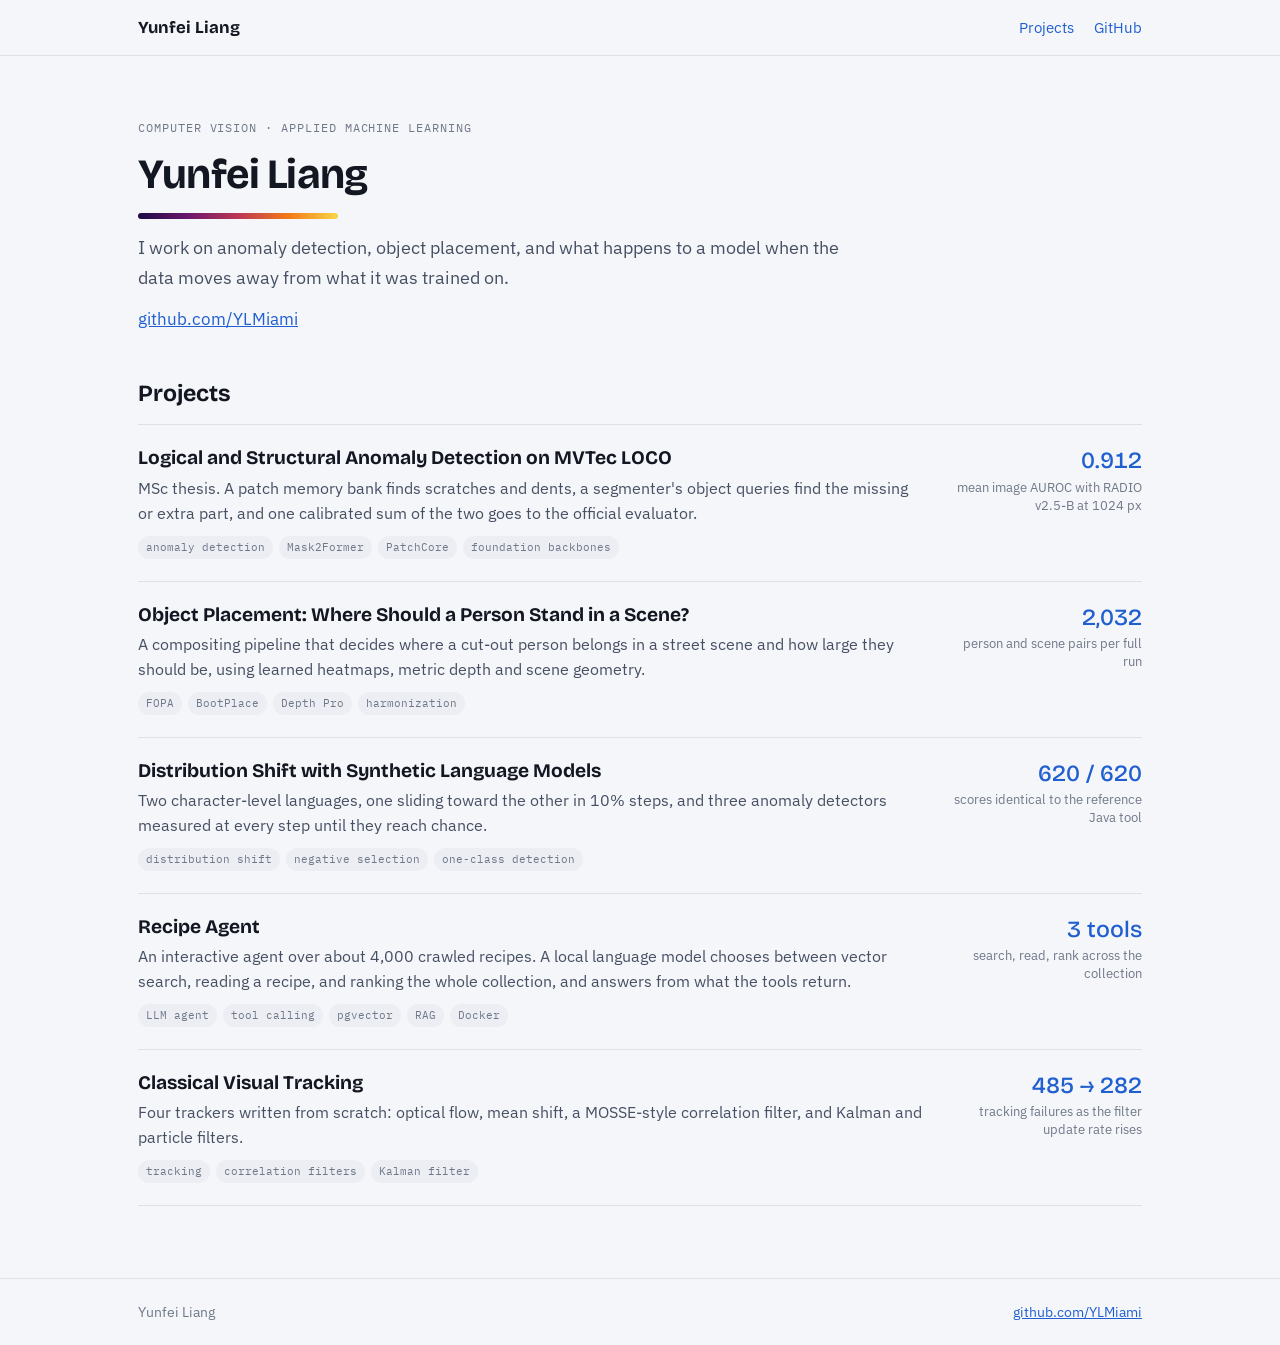
<file: index.html>
<!doctype html>
<html lang="en">
<head>
<meta charset="utf-8">
<meta name="viewport" content="width=device-width, initial-scale=1">
<title>Yunfei Liang</title>
<meta name="description" content="Computer vision projects: anomaly detection, object placement and distribution shift.">
<meta property="og:title" content="Yunfei Liang">
<meta property="og:description" content="Computer vision projects: anomaly detection, object placement and distribution shift.">
<link rel="preconnect" href="https://fonts.googleapis.com"><link rel="preconnect" href="https://fonts.gstatic.com" crossorigin><link rel="stylesheet" href="https://fonts.googleapis.com/css2?family=Bricolage+Grotesque:opsz,wght@12..96,500;12..96,700&family=IBM+Plex+Sans:wght@400;500;600&family=IBM+Plex+Mono:wght@400;500&display=swap">
<link rel="stylesheet" href="assets/style.css">
</head>
<body>
<header class="top"><div class="wrap wide"><a class="brand" href="">Yunfei Liang</a><nav><a href="#projects">Projects</a><a href="https://github.com/YLMiami">GitHub</a></nav></div></header>
<main>
<div class="wrap wide">
<div class="intro">
  <span class="eyebrow">Computer vision · applied machine learning</span>
  <h1>Yunfei Liang</h1>
  <div class="scale" aria-hidden="true"></div>
  <p class="sub" style="max-width:720px">I work on anomaly detection, object placement, and what happens to a model when the data moves away from what it was trained on.</p>
  <p><a href="https://github.com/YLMiami">github.com/YLMiami</a></p>
</div>
<h2 id="projects">Projects</h2>
<div class="plist">
  <a class="proj" href="loco-anomaly/"><div><h3>Logical and Structural Anomaly Detection on MVTec LOCO</h3><p>MSc thesis. A patch memory bank finds scratches and dents, a segmenter's object queries find the missing or extra part, and one calibrated sum of the two goes to the official evaluator.</p><div class="tags"><span class="tag2">anomaly detection</span><span class="tag2">Mask2Former</span><span class="tag2">PatchCore</span><span class="tag2">foundation backbones</span></div></div><div class="fact"><b>0.912</b><span>mean image AUROC with RADIO v2.5-B at 1024 px</span></div></a>
  <a class="proj" href="object-placement/"><div><h3>Object Placement: Where Should a Person Stand in a Scene?</h3><p>A compositing pipeline that decides where a cut-out person belongs in a street scene and how large they should be, using learned heatmaps, metric depth and scene geometry.</p><div class="tags"><span class="tag2">FOPA</span><span class="tag2">BootPlace</span><span class="tag2">Depth Pro</span><span class="tag2">harmonization</span></div></div><div class="fact"><b>2,032</b><span>person and scene pairs per full run</span></div></a>
  <a class="proj" href="language-drift/"><div><h3>Distribution Shift with Synthetic Language Models</h3><p>Two character-level languages, one sliding toward the other in 10% steps, and three anomaly detectors measured at every step until they reach chance.</p><div class="tags"><span class="tag2">distribution shift</span><span class="tag2">negative selection</span><span class="tag2">one-class detection</span></div></div><div class="fact"><b>620 / 620</b><span>scores identical to the reference Java tool</span></div></a>
  <a class="proj" href="recipe-assistant/"><div><h3>Recipe Agent</h3><p>An interactive agent over about 4,000 crawled recipes. A local language model chooses between vector search, reading a recipe, and ranking the whole collection, and answers from what the tools return.</p><div class="tags"><span class="tag2">LLM agent</span><span class="tag2">tool calling</span><span class="tag2">pgvector</span><span class="tag2">RAG</span><span class="tag2">Docker</span></div></div><div class="fact"><b>3 tools</b><span>search, read, rank across the collection</span></div></a>
  <a class="proj" href="tracking/"><div><h3>Classical Visual Tracking</h3><p>Four trackers written from scratch: optical flow, mean shift, a MOSSE-style correlation filter, and Kalman and particle filters.</p><div class="tags"><span class="tag2">tracking</span><span class="tag2">correlation filters</span><span class="tag2">Kalman filter</span></div></div><div class="fact"><b>485 → 282</b><span>tracking failures as the filter update rate rises</span></div></a>
</div>
</div>
</main>
<footer><div class="wrap wide"><span>Yunfei Liang</span><a href="https://github.com/YLMiami">github.com/YLMiami</a></div></footer>
</body>
</html>
</file>
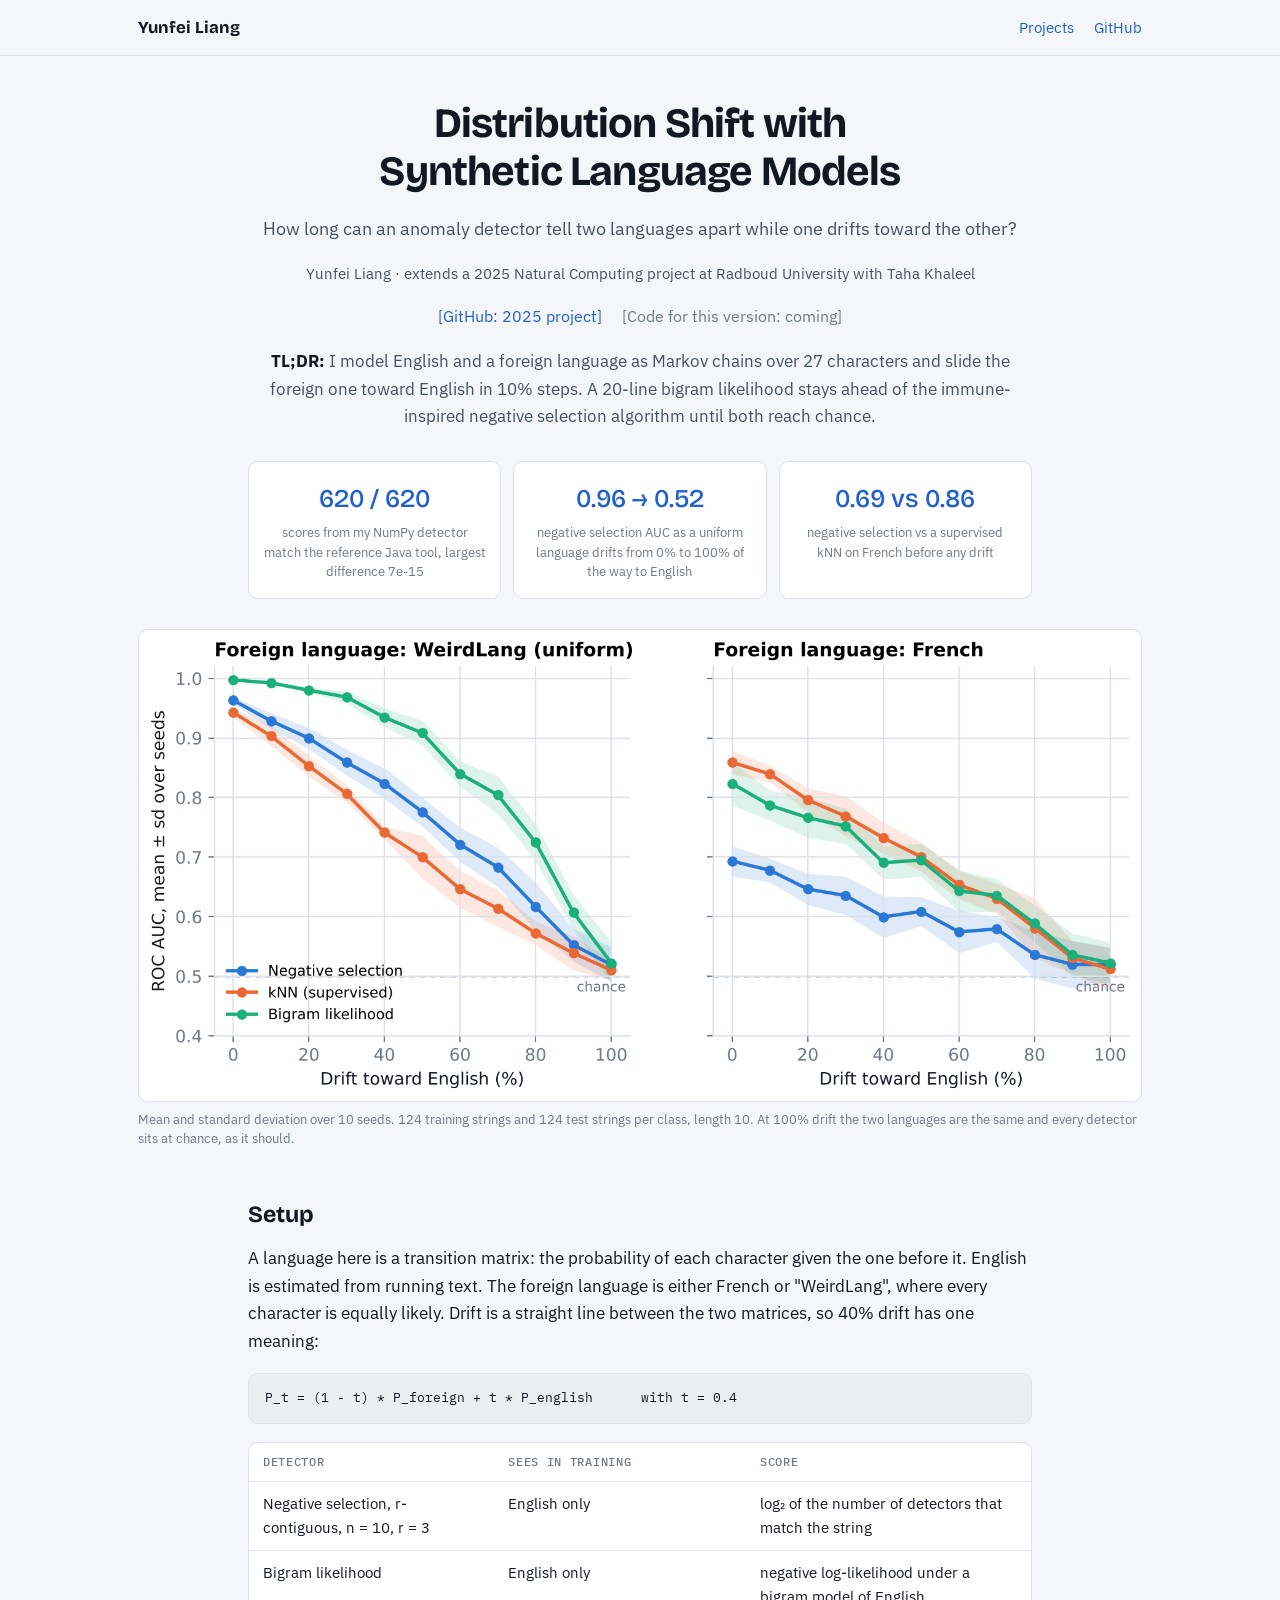
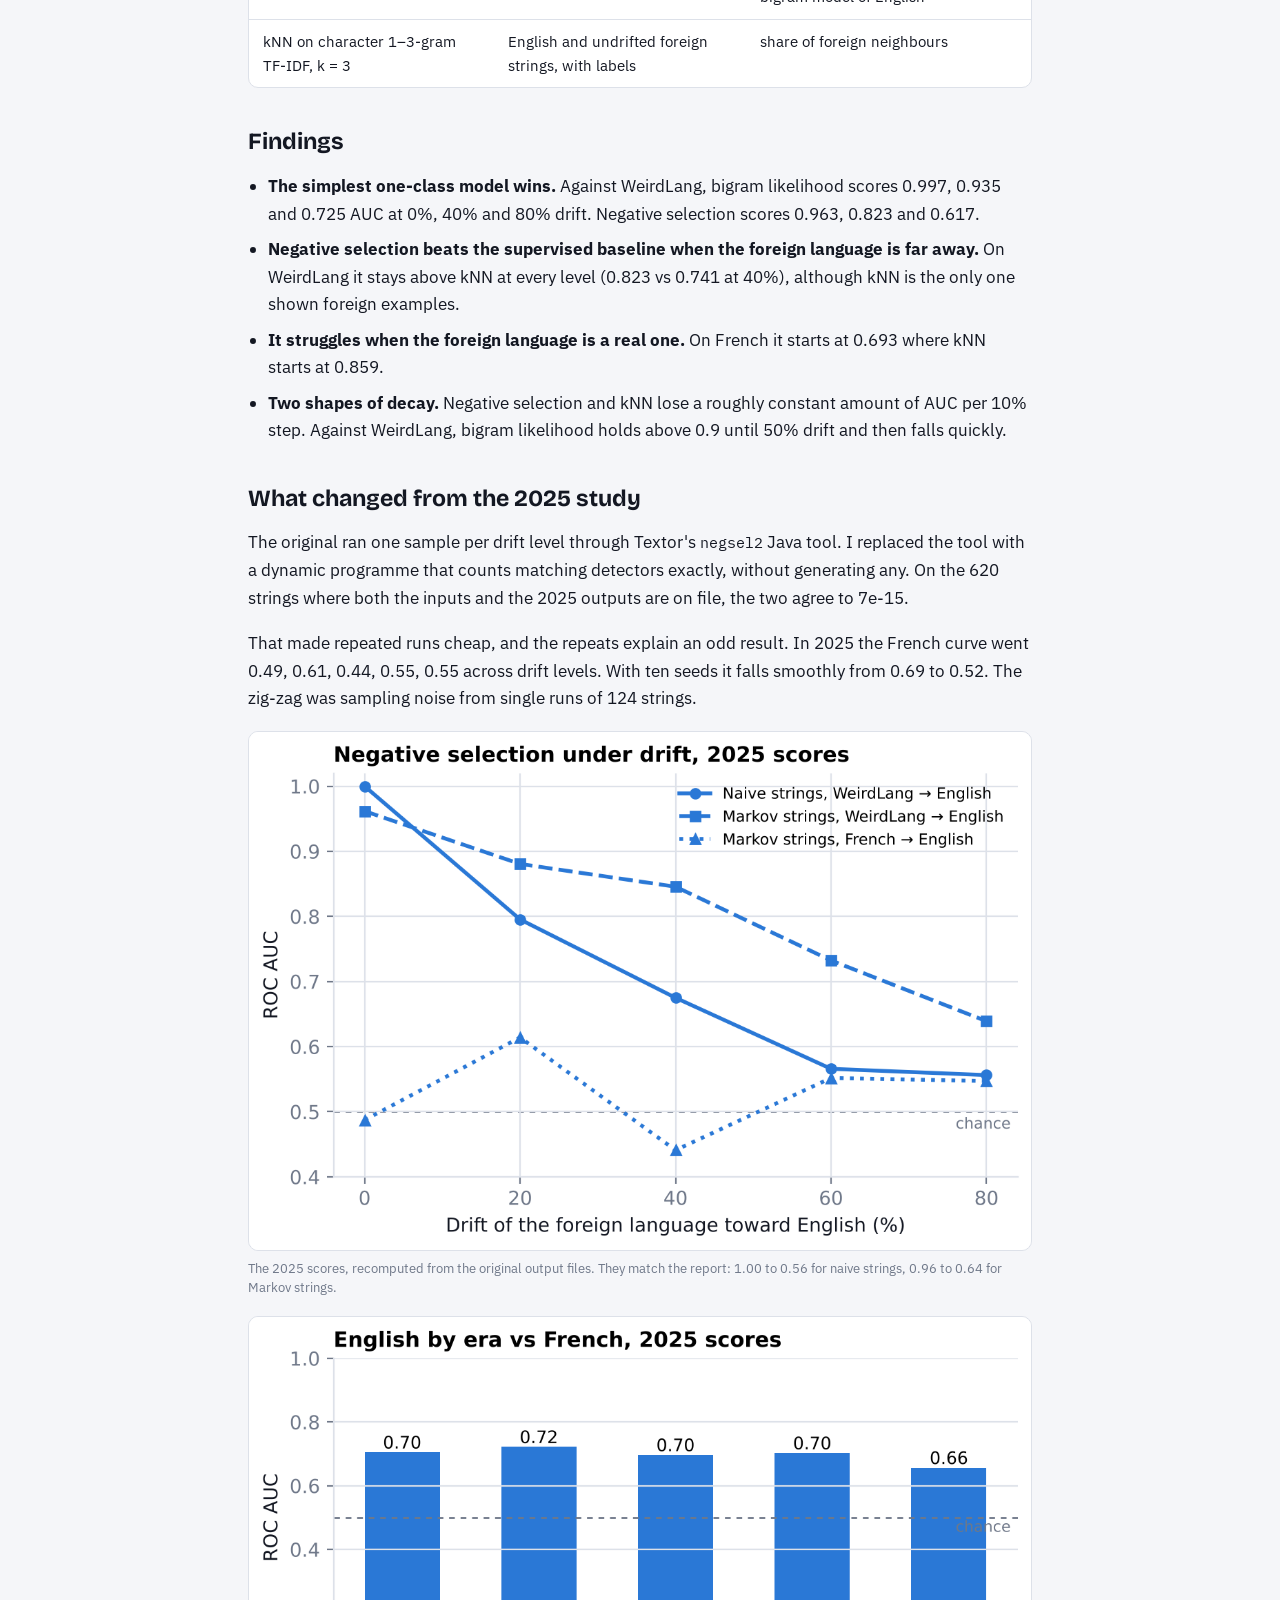
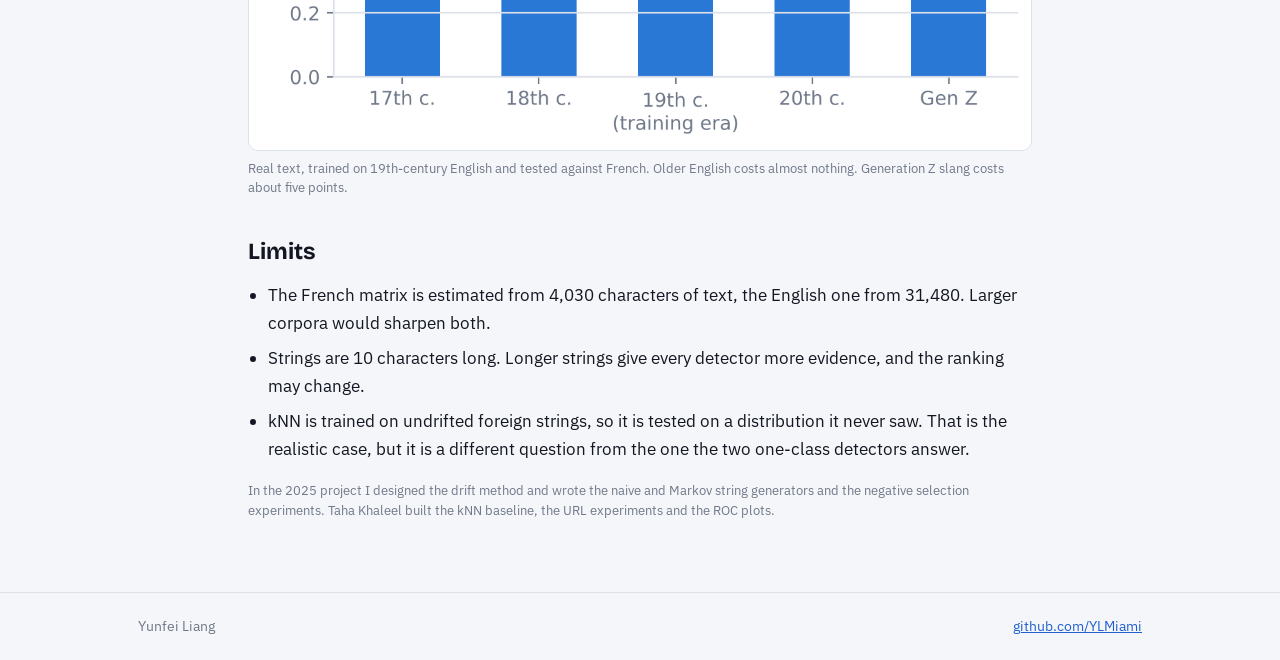
<file: language-drift/index.html>
<!doctype html>
<html lang="en">
<head>
<meta charset="utf-8">
<meta name="viewport" content="width=device-width, initial-scale=1">
<title>Distribution Shift with Synthetic Language Models · Yunfei Liang</title>
<meta name="description" content="Three anomaly detectors measured while one synthetic language drifts toward another.">
<meta property="og:title" content="Distribution Shift with Synthetic Language Models · Yunfei Liang">
<meta property="og:description" content="Three anomaly detectors measured while one synthetic language drifts toward another.">
<link rel="preconnect" href="https://fonts.googleapis.com"><link rel="preconnect" href="https://fonts.gstatic.com" crossorigin><link rel="stylesheet" href="https://fonts.googleapis.com/css2?family=Bricolage+Grotesque:opsz,wght@12..96,500;12..96,700&family=IBM+Plex+Sans:wght@400;500;600&family=IBM+Plex+Mono:wght@400;500&display=swap">
<link rel="stylesheet" href="../assets/style.css">
</head>
<body>
<header class="top"><div class="wrap wide"><a class="brand" href="../">Yunfei Liang</a><nav><a href="../#projects">Projects</a><a href="https://github.com/YLMiami">GitHub</a></nav></div></header>
<main>
<div class="wrap center">
<h1>Distribution Shift with Synthetic Language Models</h1>
<p class="sub">How long can an anomaly detector tell two languages apart while one drifts toward the other?</p>
<p class="byline">Yunfei Liang · extends a 2025 Natural Computing project at Radboud University with Taha Khaleel</p>
<div class="links"><a href="https://github.com/T-Khaleel/NaCo_Project">[GitHub: 2025 project]</a><span>[Code for this version: coming]</span></div>
<p class="tldr"><b>TL;DR:</b> I model English and a foreign language as Markov chains over 27 characters and slide the foreign one toward English in 10% steps. A 20-line bigram likelihood stays ahead of the immune-inspired negative selection algorithm until both reach chance.</p>
</div>
<div class="wrap"><div class="tiles">
  <div class="tile"><div class="big">620 / 620</div><div class="cap">scores from my NumPy detector match the reference Java tool, largest difference 7e-15</div></div>
  <div class="tile"><div class="big">0.96 → 0.52</div><div class="cap">negative selection AUC as a uniform language drifts from 0% to 100% of the way to English</div></div>
  <div class="tile"><div class="big">0.69 vs 0.86</div><div class="cap">negative selection vs a supervised kNN on French before any drift</div></div>
</div></div>
<div class="wrap wide"><figure><img src="img/auc_vs_drift_sweep.png" alt="ROC AUC against drift for three detectors, for a uniform foreign language and for French" width="1640" height="760"><figcaption class="cap">Mean and standard deviation over 10 seeds. 124 training strings and 124 test strings per class, length 10. At 100% drift the two languages are the same and every detector sits at chance, as it should.</figcaption></figure></div>
<div class="wrap">
<h2>Setup</h2>
<p>A language here is a transition matrix: the probability of each character given the one before it. English is estimated from running text. The foreign language is either French or "WeirdLang", where every character is equally likely. Drift is a straight line between the two matrices, so 40% drift has one meaning:</p>
<div class="code"><pre>P_t = (1 - t) * P_foreign + t * P_english      with t = 0.4</pre></div>
<div class="scroll"><table>
<thead><tr><th>Detector</th><th>Sees in training</th><th>Score</th></tr></thead>
<tbody>
<tr><td>Negative selection, r-contiguous, n = 10, r = 3</td><td>English only</td><td>log₂ of the number of detectors that match the string</td></tr>
<tr><td>Bigram likelihood</td><td>English only</td><td>negative log-likelihood under a bigram model of English</td></tr>
<tr><td>kNN on character 1–3-gram TF-IDF, k = 3</td><td>English and undrifted foreign strings, with labels</td><td>share of foreign neighbours</td></tr>
</tbody></table></div>
<h2>Findings</h2>
<ul>
<li><b>The simplest one-class model wins.</b> Against WeirdLang, bigram likelihood scores 0.997, 0.935 and 0.725 AUC at 0%, 40% and 80% drift. Negative selection scores 0.963, 0.823 and 0.617.</li>
<li><b>Negative selection beats the supervised baseline when the foreign language is far away.</b> On WeirdLang it stays above kNN at every level (0.823 vs 0.741 at 40%), although kNN is the only one shown foreign examples.</li>
<li><b>It struggles when the foreign language is a real one.</b> On French it starts at 0.693 where kNN starts at 0.859.</li>
<li><b>Two shapes of decay.</b> Negative selection and kNN lose a roughly constant amount of AUC per 10% step. Against WeirdLang, bigram likelihood holds above 0.9 until 50% drift and then falls quickly.</li>
</ul>
<h2>What changed from the 2025 study</h2>
<p>The original ran one sample per drift level through Textor's <code>negsel2</code> Java tool. I replaced the tool with a dynamic programme that counts matching detectors exactly, without generating any. On the 620 strings where both the inputs and the 2025 outputs are on file, the two agree to 7e-15.</p>
<p>That made repeated runs cheap, and the repeats explain an odd result. In 2025 the French curve went 0.49, 0.61, 0.44, 0.55, 0.55 across drift levels. With ten seeds it falls smoothly from 0.69 to 0.52. The zig-zag was sampling noise from single runs of 124 strings.</p>
<figure><img src="img/auc_vs_drift_2025.png" alt="Negative selection AUC against drift, recomputed from the 2025 score files" width="1440" height="760"><figcaption class="cap">The 2025 scores, recomputed from the original output files. They match the report: 1.00 to 0.56 for naive strings, 0.96 to 0.64 for Markov strings.</figcaption></figure>
<figure><img src="img/auc_by_era_2025.png" alt="Negative selection AUC for English of different centuries against French" width="1300" height="620"><figcaption class="cap">Real text, trained on 19th-century English and tested against French. Older English costs almost nothing. Generation Z slang costs about five points.</figcaption></figure>
<h2>Limits</h2>
<ul>
<li>The French matrix is estimated from 4,030 characters of text, the English one from 31,480. Larger corpora would sharpen both.</li>
<li>Strings are 10 characters long. Longer strings give every detector more evidence, and the ranking may change.</li>
<li>kNN is trained on undrifted foreign strings, so it is tested on a distribution it never saw. That is the realistic case, but it is a different question from the one the two one-class detectors answer.</li>
</ul>
<p class="cap">In the 2025 project I designed the drift method and wrote the naive and Markov string generators and the negative selection experiments. Taha Khaleel built the kNN baseline, the URL experiments and the ROC plots.</p>
</div>
</main>
<footer><div class="wrap wide"><span>Yunfei Liang</span><a href="https://github.com/YLMiami">github.com/YLMiami</a></div></footer>
</body>
</html>
</file>
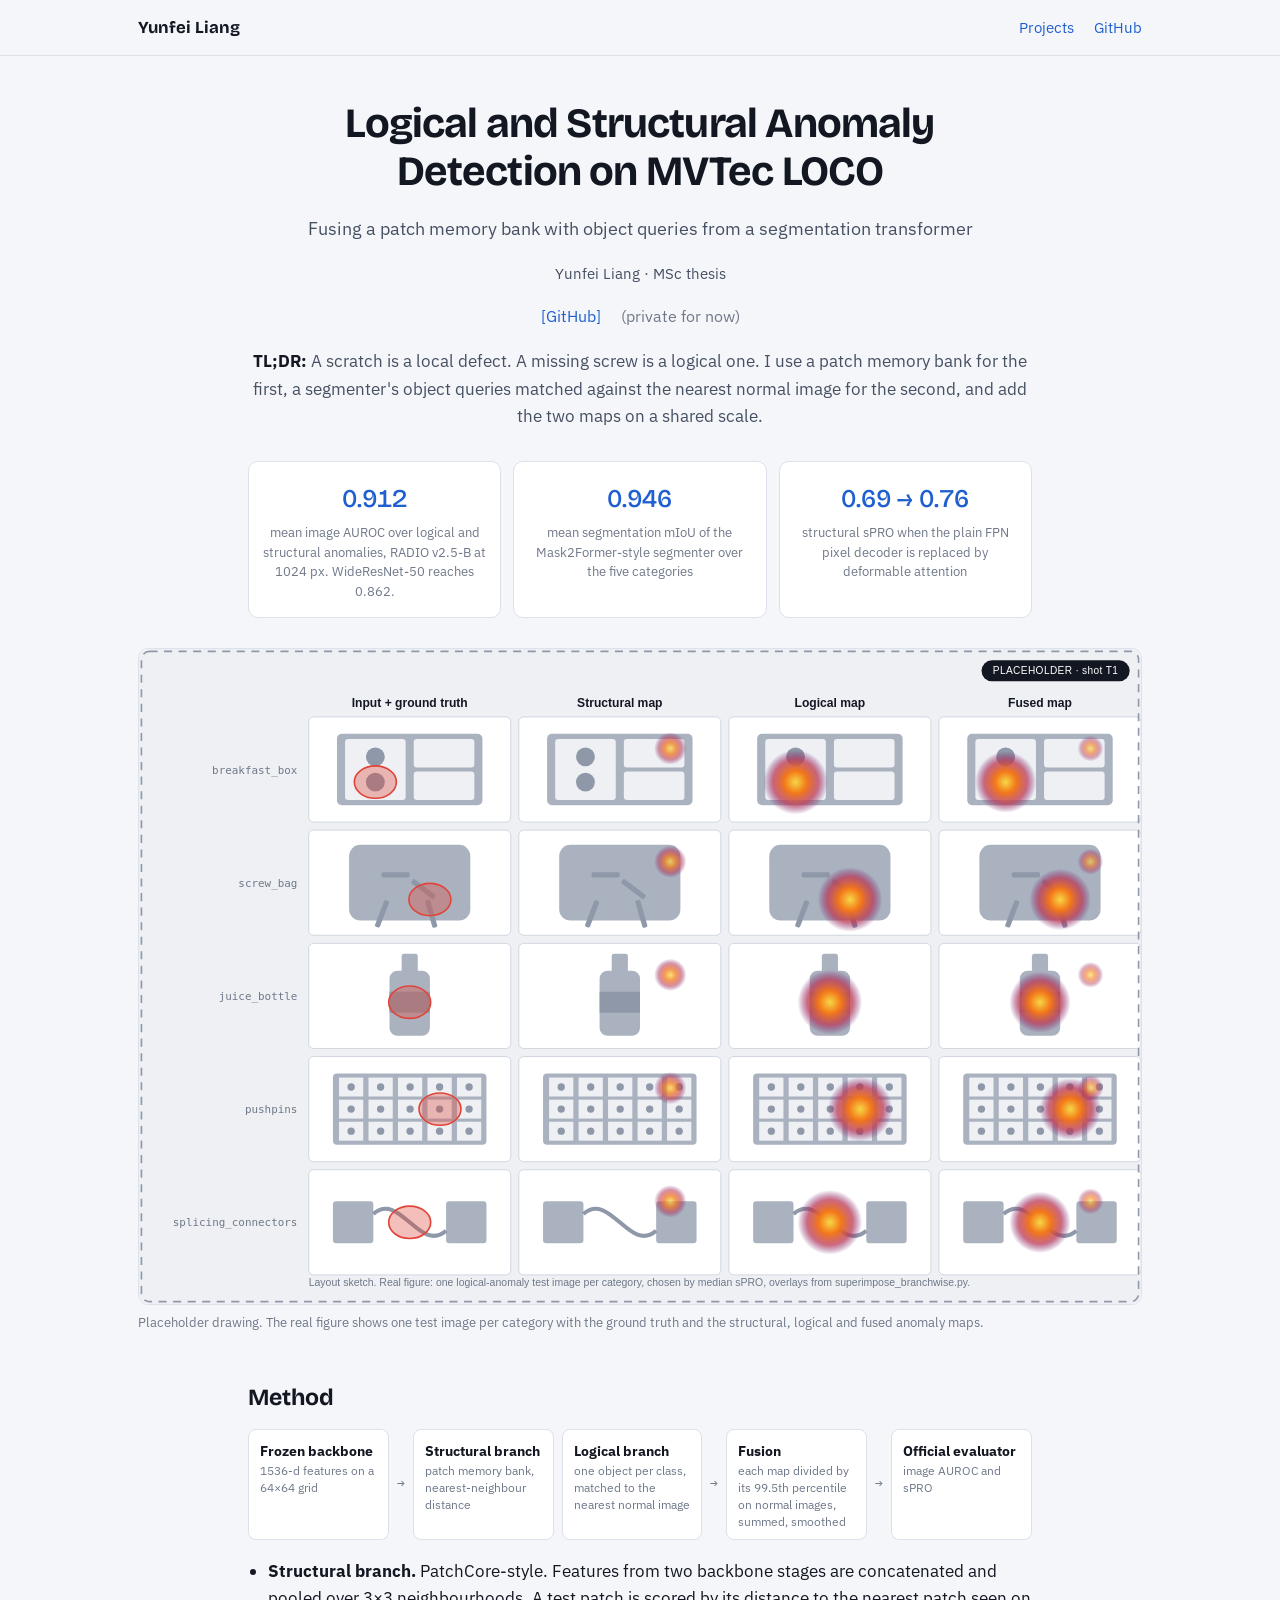
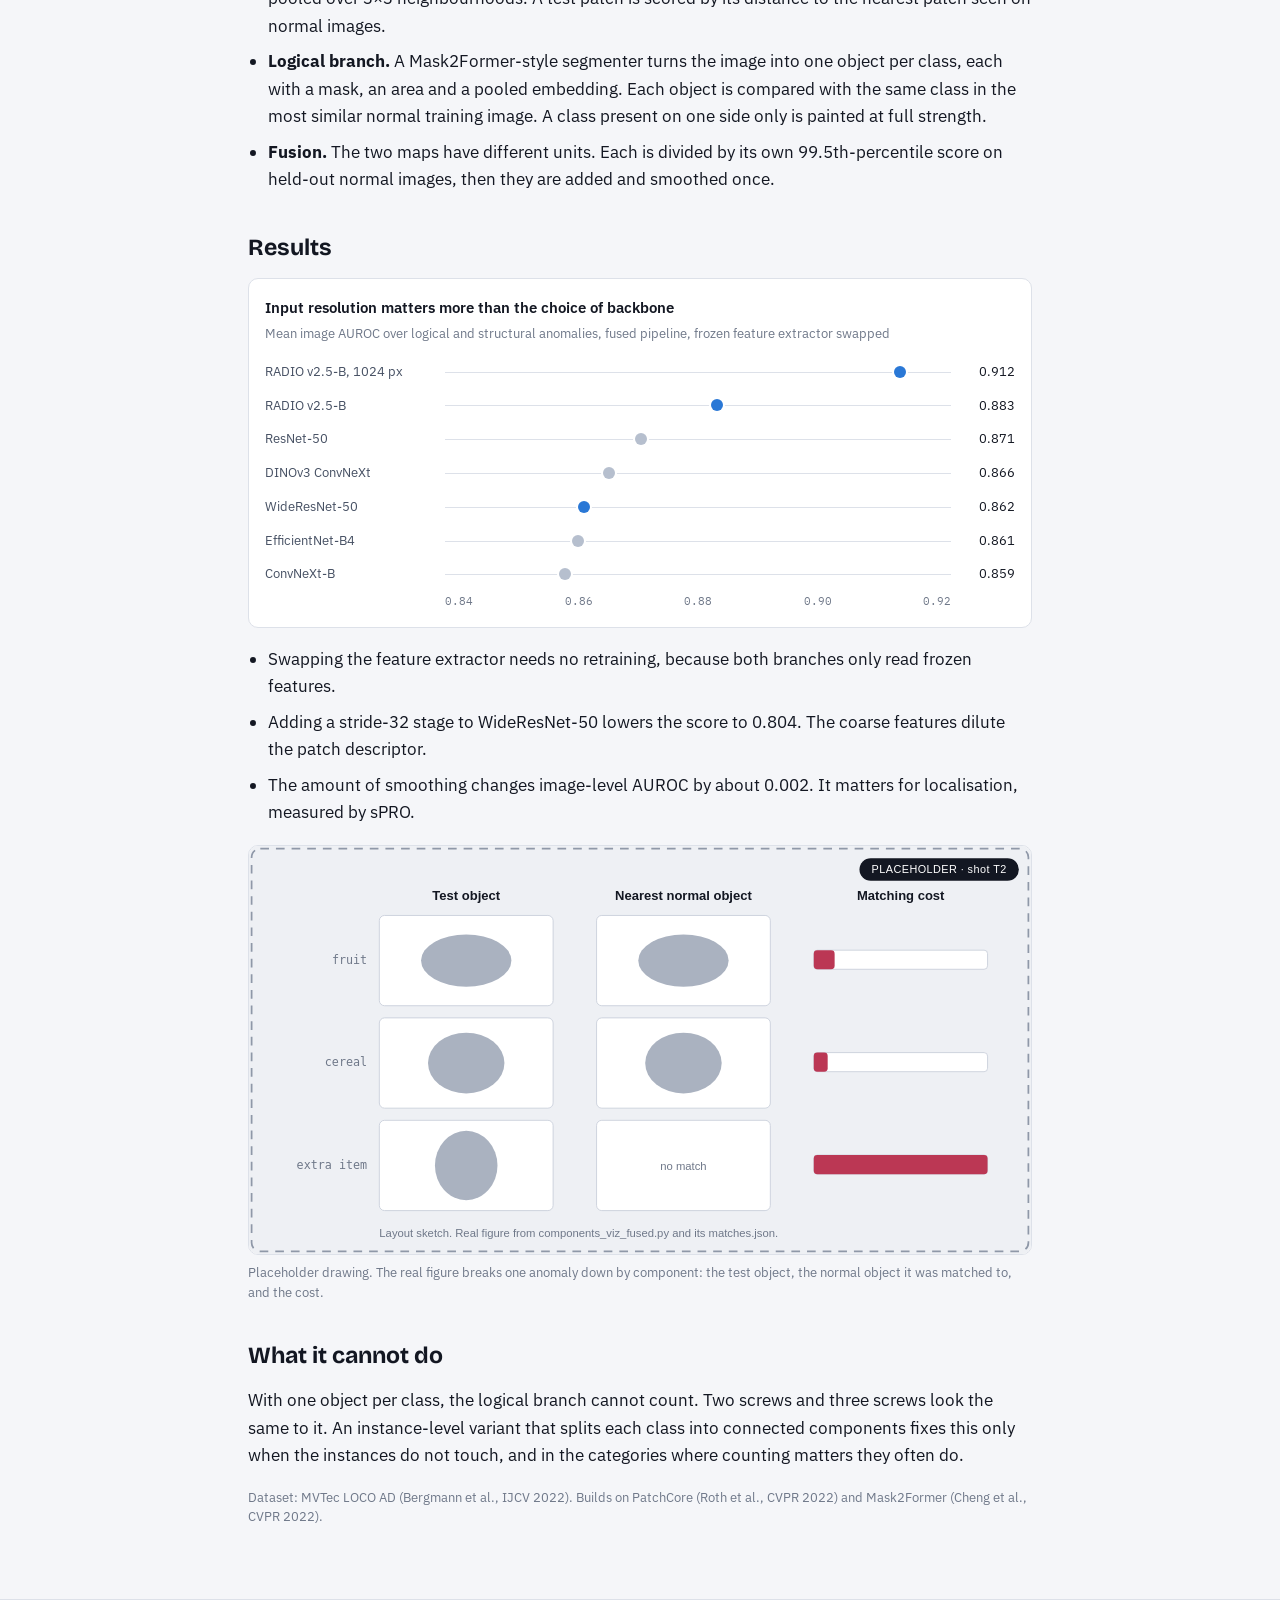
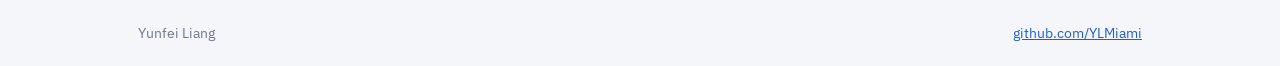
<file: loco-anomaly/index.html>
<!doctype html>
<html lang="en">
<head>
<meta charset="utf-8">
<meta name="viewport" content="width=device-width, initial-scale=1">
<title>Logical and Structural Anomaly Detection on MVTec LOCO · Yunfei Liang</title>
<meta name="description" content="A fused patch-memory and object-query pipeline for logical and structural anomalies.">
<meta property="og:title" content="Logical and Structural Anomaly Detection on MVTec LOCO · Yunfei Liang">
<meta property="og:description" content="A fused patch-memory and object-query pipeline for logical and structural anomalies.">
<link rel="preconnect" href="https://fonts.googleapis.com"><link rel="preconnect" href="https://fonts.gstatic.com" crossorigin><link rel="stylesheet" href="https://fonts.googleapis.com/css2?family=Bricolage+Grotesque:opsz,wght@12..96,500;12..96,700&family=IBM+Plex+Sans:wght@400;500;600&family=IBM+Plex+Mono:wght@400;500&display=swap">
<link rel="stylesheet" href="../assets/style.css">
</head>
<body>
<header class="top"><div class="wrap wide"><a class="brand" href="../">Yunfei Liang</a><nav><a href="../#projects">Projects</a><a href="https://github.com/YLMiami">GitHub</a></nav></div></header>
<main>
<div class="wrap center">
<h1>Logical and Structural Anomaly Detection on MVTec LOCO</h1>
<p class="sub">Fusing a patch memory bank with object queries from a segmentation transformer</p>
<p class="byline">Yunfei Liang · MSc thesis</p>
<div class="links"><a href="https://github.com/YLMiami/Industrial-Anomaly-Detection-Using-Detection-Transformers">[GitHub]</a><span>(private for now)</span></div>
<p class="tldr"><b>TL;DR:</b> A scratch is a local defect. A missing screw is a logical one. I use a patch memory bank for the first, a segmenter's object queries matched against the nearest normal image for the second, and add the two maps on a shared scale.</p>
</div>
<div class="wrap"><div class="tiles">
  <div class="tile"><div class="big">0.912</div><div class="cap">mean image AUROC over logical and structural anomalies, RADIO v2.5-B at 1024 px. WideResNet-50 reaches 0.862.</div></div>
  <div class="tile"><div class="big">0.946</div><div class="cap">mean segmentation mIoU of the Mask2Former-style segmenter over the five categories</div></div>
  <div class="tile"><div class="big">0.69 → 0.76</div><div class="cap">structural sPRO when the plain FPN pixel decoder is replaced by deformable attention</div></div>
</div></div>
<div class="wrap wide"><figure><img src="img/placeholder_hero_grid.svg" alt="Placeholder layout for the qualitative results grid" width="1240" height="810"><figcaption class="cap">Placeholder drawing. The real figure shows one test image per category with the ground truth and the structural, logical and fused anomaly maps.</figcaption></figure></div>
<div class="wrap">
<h2>Method</h2>
<div class="pipe">
  <div class="n"><b>Frozen backbone</b><span>1536-d features on a 64×64 grid</span></div><span class="ar">→</span>
  <div class="n"><b>Structural branch</b><span>patch memory bank, nearest-neighbour distance</span></div>
  <div class="n"><b>Logical branch</b><span>one object per class, matched to the nearest normal image</span></div><span class="ar">→</span>
  <div class="n"><b>Fusion</b><span>each map divided by its 99.5th percentile on normal images, summed, smoothed</span></div><span class="ar">→</span>
  <div class="n"><b>Official evaluator</b><span>image AUROC and sPRO</span></div>
</div>
<ul>
<li><b>Structural branch.</b> PatchCore-style. Features from two backbone stages are concatenated and pooled over 3×3 neighbourhoods. A test patch is scored by its distance to the nearest patch seen on normal images.</li>
<li><b>Logical branch.</b> A Mask2Former-style segmenter turns the image into one object per class, each with a mask, an area and a pooled embedding. Each object is compared with the same class in the most similar normal training image. A class present on one side only is painted at full strength.</li>
<li><b>Fusion.</b> The two maps have different units. Each is divided by its own 99.5th-percentile score on held-out normal images, then they are added and smoothed once.</li>
</ul>
<h2>Results</h2>
<div class="chart"><div class="ct">Input resolution matters more than the choice of backbone</div><div class="cs">Mean image AUROC over logical and structural anomalies, fused pipeline, frozen feature extractor swapped</div><div class="row"><span class="lab">RADIO v2.5-B, 1024 px</span><div class="track"><div class="rule"></div><div class="dot on" style="left:90.0%"></div></div><span class="val">0.912</span></div><div class="row"><span class="lab">RADIO v2.5-B</span><div class="track"><div class="rule"></div><div class="dot on" style="left:53.8%"></div></div><span class="val">0.883</span></div><div class="row"><span class="lab">ResNet-50</span><div class="track"><div class="rule"></div><div class="dot" style="left:38.8%"></div></div><span class="val">0.871</span></div><div class="row"><span class="lab">DINOv3 ConvNeXt</span><div class="track"><div class="rule"></div><div class="dot" style="left:32.5%"></div></div><span class="val">0.866</span></div><div class="row"><span class="lab">WideResNet-50</span><div class="track"><div class="rule"></div><div class="dot on" style="left:27.5%"></div></div><span class="val">0.862</span></div><div class="row"><span class="lab">EfficientNet-B4</span><div class="track"><div class="rule"></div><div class="dot" style="left:26.2%"></div></div><span class="val">0.861</span></div><div class="row"><span class="lab">ConvNeXt-B</span><div class="track"><div class="rule"></div><div class="dot" style="left:23.8%"></div></div><span class="val">0.859</span></div><div class="axis"><div></div><div><span>0.84</span><span>0.86</span><span>0.88</span><span>0.90</span><span>0.92</span></div><div></div></div></div>
<ul>
<li>Swapping the feature extractor needs no retraining, because both branches only read frozen features.</li>
<li>Adding a stride-32 stage to WideResNet-50 lowers the score to 0.804. The coarse features dilute the patch descriptor.</li>
<li>The amount of smoothing changes image-level AUROC by about 0.002. It matters for localisation, measured by sPRO.</li>
</ul>
<figure><img src="img/placeholder_decomposition.svg" alt="Placeholder layout for the per-component decomposition" width="900" height="470"><figcaption class="cap">Placeholder drawing. The real figure breaks one anomaly down by component: the test object, the normal object it was matched to, and the cost.</figcaption></figure>
<h2>What it cannot do</h2>
<p>With one object per class, the logical branch cannot count. Two screws and three screws look the same to it. An instance-level variant that splits each class into connected components fixes this only when the instances do not touch, and in the categories where counting matters they often do.</p>
<p class="cap">Dataset: MVTec LOCO AD (Bergmann et al., IJCV 2022). Builds on PatchCore (Roth et al., CVPR 2022) and Mask2Former (Cheng et al., CVPR 2022).</p>
</div>
</main>
<footer><div class="wrap wide"><span>Yunfei Liang</span><a href="https://github.com/YLMiami">github.com/YLMiami</a></div></footer>
</body>
</html>
</file>
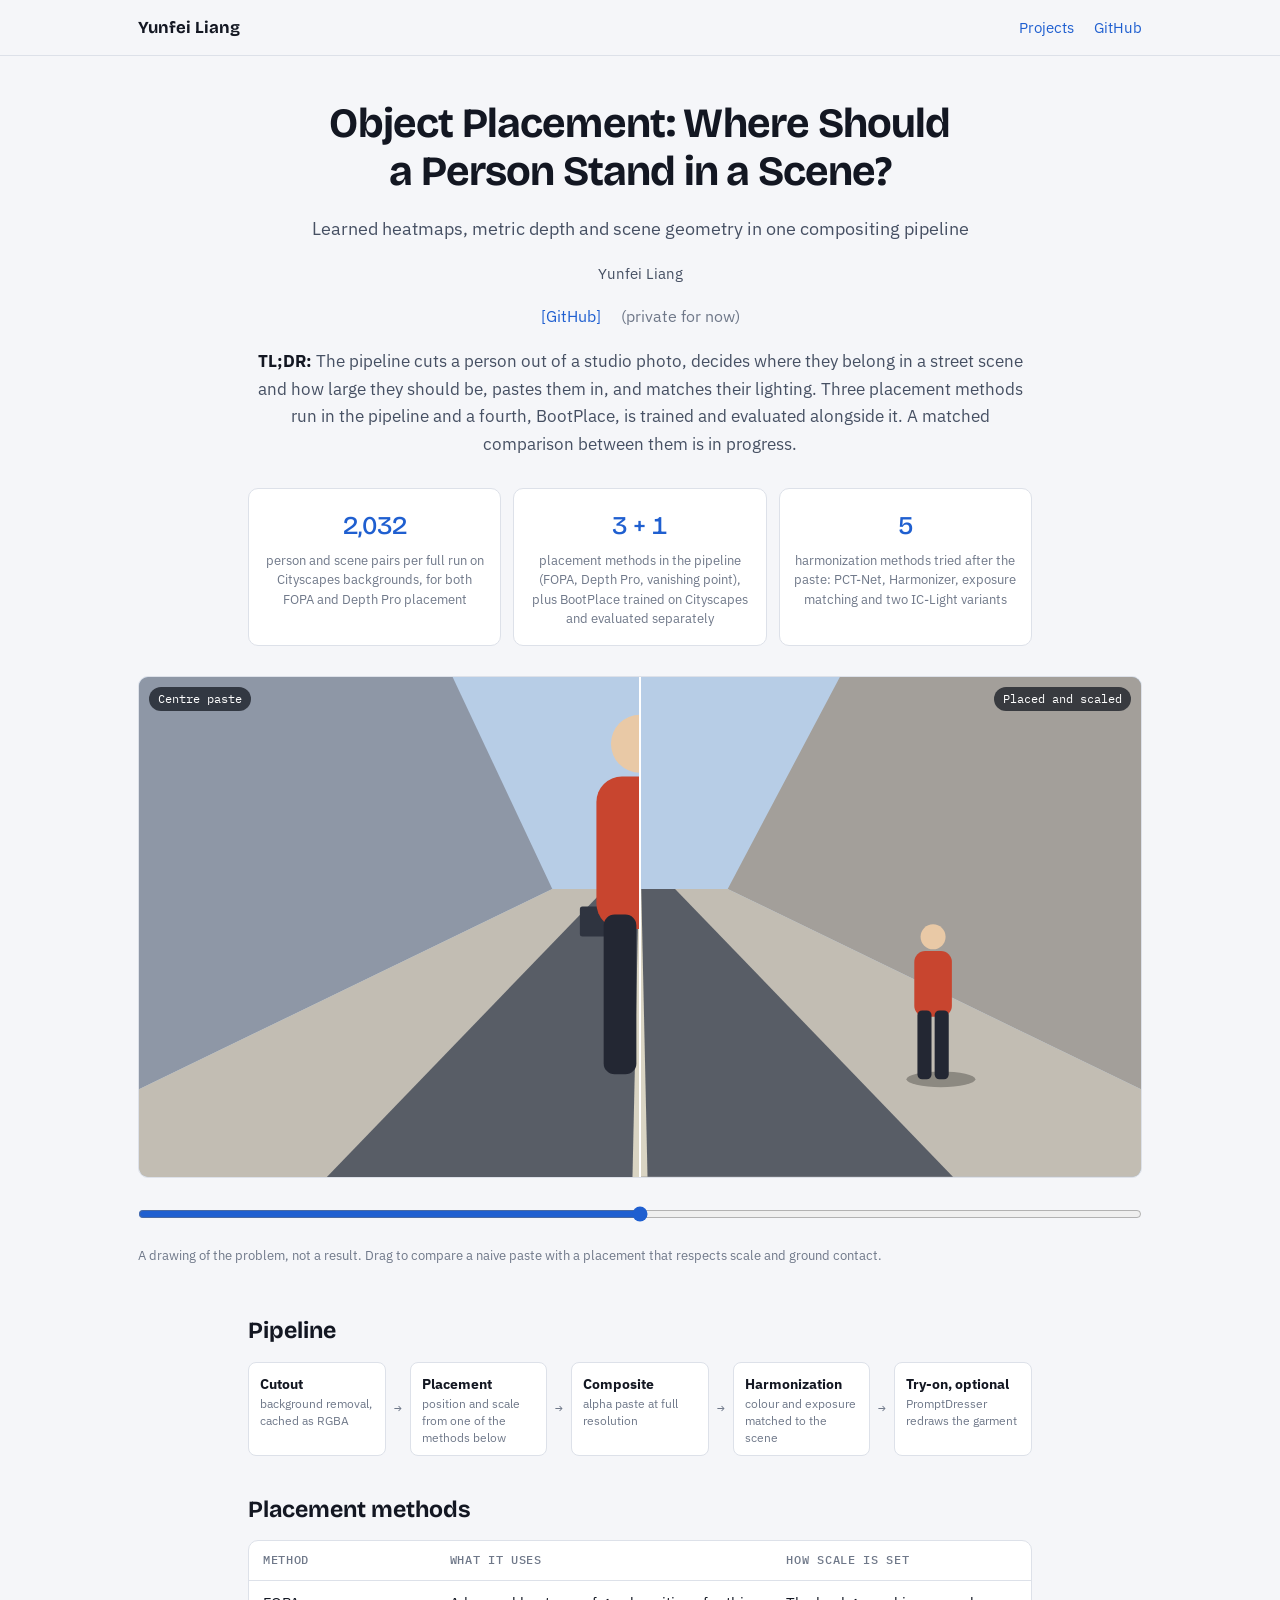
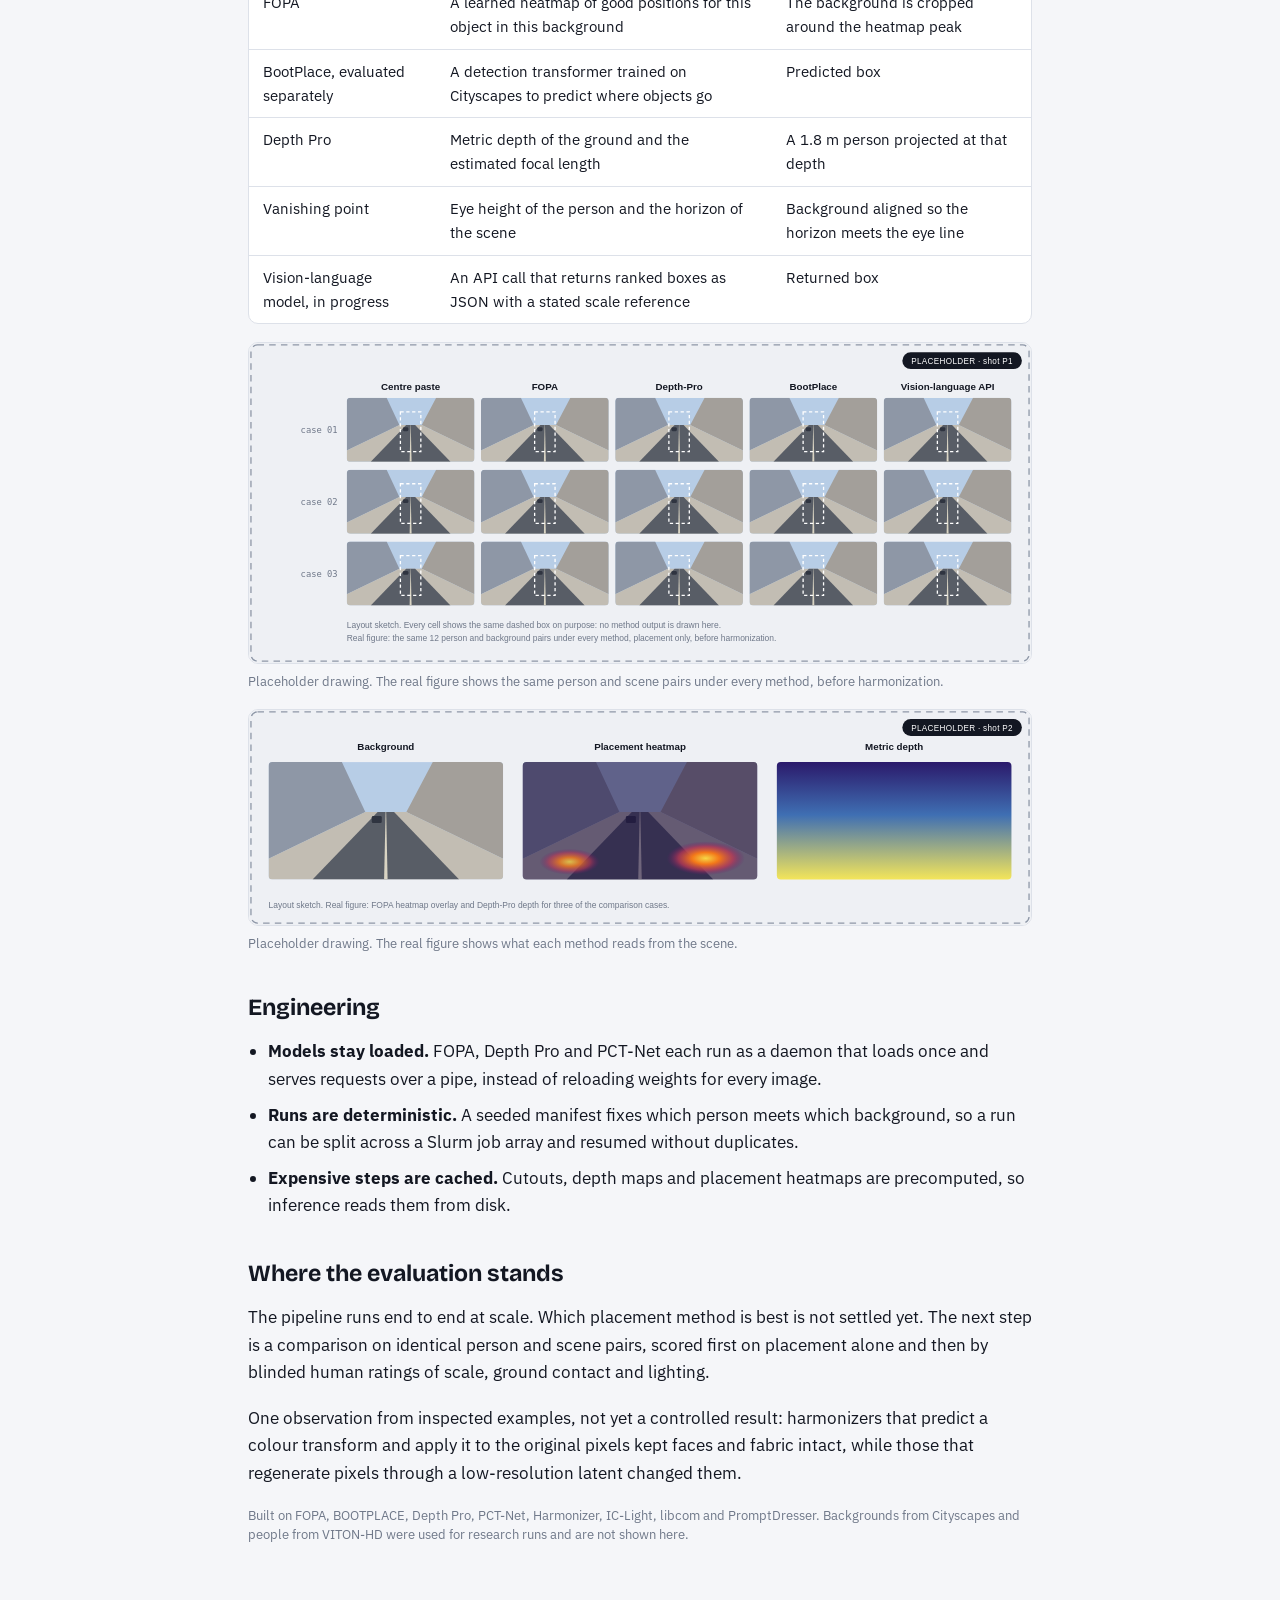
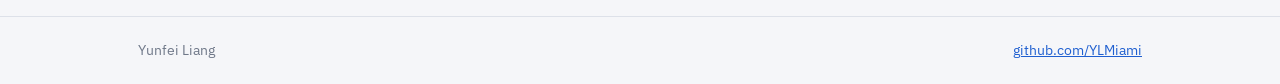
<file: object-placement/index.html>
<!doctype html>
<html lang="en">
<head>
<meta charset="utf-8">
<meta name="viewport" content="width=device-width, initial-scale=1">
<title>Object Placement · Yunfei Liang</title>
<meta name="description" content="A compositing pipeline that decides where a person belongs in a scene and at what scale.">
<meta property="og:title" content="Object Placement · Yunfei Liang">
<meta property="og:description" content="A compositing pipeline that decides where a person belongs in a scene and at what scale.">
<link rel="preconnect" href="https://fonts.googleapis.com"><link rel="preconnect" href="https://fonts.gstatic.com" crossorigin><link rel="stylesheet" href="https://fonts.googleapis.com/css2?family=Bricolage+Grotesque:opsz,wght@12..96,500;12..96,700&family=IBM+Plex+Sans:wght@400;500;600&family=IBM+Plex+Mono:wght@400;500&display=swap">
<link rel="stylesheet" href="../assets/style.css">
</head>
<body>
<header class="top"><div class="wrap wide"><a class="brand" href="../">Yunfei Liang</a><nav><a href="../#projects">Projects</a><a href="https://github.com/YLMiami">GitHub</a></nav></div></header>
<main>
<div class="wrap center">
<h1>Object Placement: Where Should a Person Stand in a Scene?</h1>
<p class="sub">Learned heatmaps, metric depth and scene geometry in one compositing pipeline</p>
<p class="byline">Yunfei Liang</p>
<div class="links"><a href="https://github.com/YLMiami/PromptDresser-Modification---Digital-Try-On-With-Diverse-Backgrounds">[GitHub]</a><span>(private for now)</span></div>
<p class="tldr"><b>TL;DR:</b> The pipeline cuts a person out of a studio photo, decides where they belong in a street scene and how large they should be, pastes them in, and matches their lighting. Three placement methods run in the pipeline and a fourth, BootPlace, is trained and evaluated alongside it. A matched comparison between them is in progress.</p>
</div>
<div class="wrap"><div class="tiles">
  <div class="tile"><div class="big">2,032</div><div class="cap">person and scene pairs per full run on Cityscapes backgrounds, for both FOPA and Depth Pro placement</div></div>
  <div class="tile"><div class="big">3 + 1</div><div class="cap">placement methods in the pipeline (FOPA, Depth Pro, vanishing point), plus BootPlace trained on Cityscapes and evaluated separately</div></div>
  <div class="tile"><div class="big">5</div><div class="cap">harmonization methods tried after the paste: PCT-Net, Harmonizer, exposure matching and two IC-Light variants</div></div>
</div></div>
<div class="wrap wide">
<div class="ba" id="ba"><img src="img/illustration_before.svg" alt="Drawing of a street with a person pasted at the centre, far too large"><div class="after"><img src="img/illustration_after.svg" alt="The same street with the person scaled down and standing on the pavement"></div><div class="bar"></div><span class="tag l">Centre paste</span><span class="tag r">Placed and scaled</span></div>
<input class="range" id="ba-range" type="range" min="0" max="100" value="50" aria-label="Compare before and after" style="margin-top:10px">
<p class="cap" style="margin-top:6px">A drawing of the problem, not a result. Drag to compare a naive paste with a placement that respects scale and ground contact.</p>
</div>
<div class="wrap">
<h2>Pipeline</h2>
<div class="pipe">
  <div class="n"><b>Cutout</b><span>background removal, cached as RGBA</span></div><span class="ar">→</span>
  <div class="n"><b>Placement</b><span>position and scale from one of the methods below</span></div><span class="ar">→</span>
  <div class="n"><b>Composite</b><span>alpha paste at full resolution</span></div><span class="ar">→</span>
  <div class="n"><b>Harmonization</b><span>colour and exposure matched to the scene</span></div><span class="ar">→</span>
  <div class="n"><b>Try-on, optional</b><span>PromptDresser redraws the garment</span></div>
</div>
<h2>Placement methods</h2>
<div class="scroll"><table>
<thead><tr><th>Method</th><th>What it uses</th><th>How scale is set</th></tr></thead>
<tbody>
<tr><td>FOPA</td><td>A learned heatmap of good positions for this object in this background</td><td>The background is cropped around the heatmap peak</td></tr>
<tr><td>BootPlace, evaluated separately</td><td>A detection transformer trained on Cityscapes to predict where objects go</td><td>Predicted box</td></tr>
<tr><td>Depth Pro</td><td>Metric depth of the ground and the estimated focal length</td><td>A 1.8 m person projected at that depth</td></tr>
<tr><td>Vanishing point</td><td>Eye height of the person and the horizon of the scene</td><td>Background aligned so the horizon meets the eye line</td></tr>
<tr><td>Vision-language model, in progress</td><td>An API call that returns ranked boxes as JSON with a stated scale reference</td><td>Returned box</td></tr>
</tbody></table></div>
<figure><img src="img/placeholder_contact_sheet.svg" alt="Placeholder layout for the method comparison sheet" width="1200" height="490"><figcaption class="cap">Placeholder drawing. The real figure shows the same person and scene pairs under every method, before harmonization.</figcaption></figure>
<figure><img src="img/placeholder_maps.svg" alt="Placeholder layout for heatmap and depth panels" width="1200" height="330"><figcaption class="cap">Placeholder drawing. The real figure shows what each method reads from the scene.</figcaption></figure>
<h2>Engineering</h2>
<ul>
<li><b>Models stay loaded.</b> FOPA, Depth Pro and PCT-Net each run as a daemon that loads once and serves requests over a pipe, instead of reloading weights for every image.</li>
<li><b>Runs are deterministic.</b> A seeded manifest fixes which person meets which background, so a run can be split across a Slurm job array and resumed without duplicates.</li>
<li><b>Expensive steps are cached.</b> Cutouts, depth maps and placement heatmaps are precomputed, so inference reads them from disk.</li>
</ul>
<h2>Where the evaluation stands</h2>
<p>The pipeline runs end to end at scale. Which placement method is best is not settled yet. The next step is a comparison on identical person and scene pairs, scored first on placement alone and then by blinded human ratings of scale, ground contact and lighting.</p>
<p>One observation from inspected examples, not yet a controlled result: harmonizers that predict a colour transform and apply it to the original pixels kept faces and fabric intact, while those that regenerate pixels through a low-resolution latent changed them.</p>
<p class="cap">Built on FOPA, BOOTPLACE, Depth Pro, PCT-Net, Harmonizer, IC-Light, libcom and PromptDresser. Backgrounds from Cityscapes and people from VITON-HD were used for research runs and are not shown here.</p>
</div>
<script>
(function(){var b=document.getElementById('ba'),r=document.getElementById('ba-range');r.addEventListener('input',function(){b.style.setProperty('--pos',r.value+'%');});})();
</script>
</main>
<footer><div class="wrap wide"><span>Yunfei Liang</span><a href="https://github.com/YLMiami">github.com/YLMiami</a></div></footer>
</body>
</html>
</file>
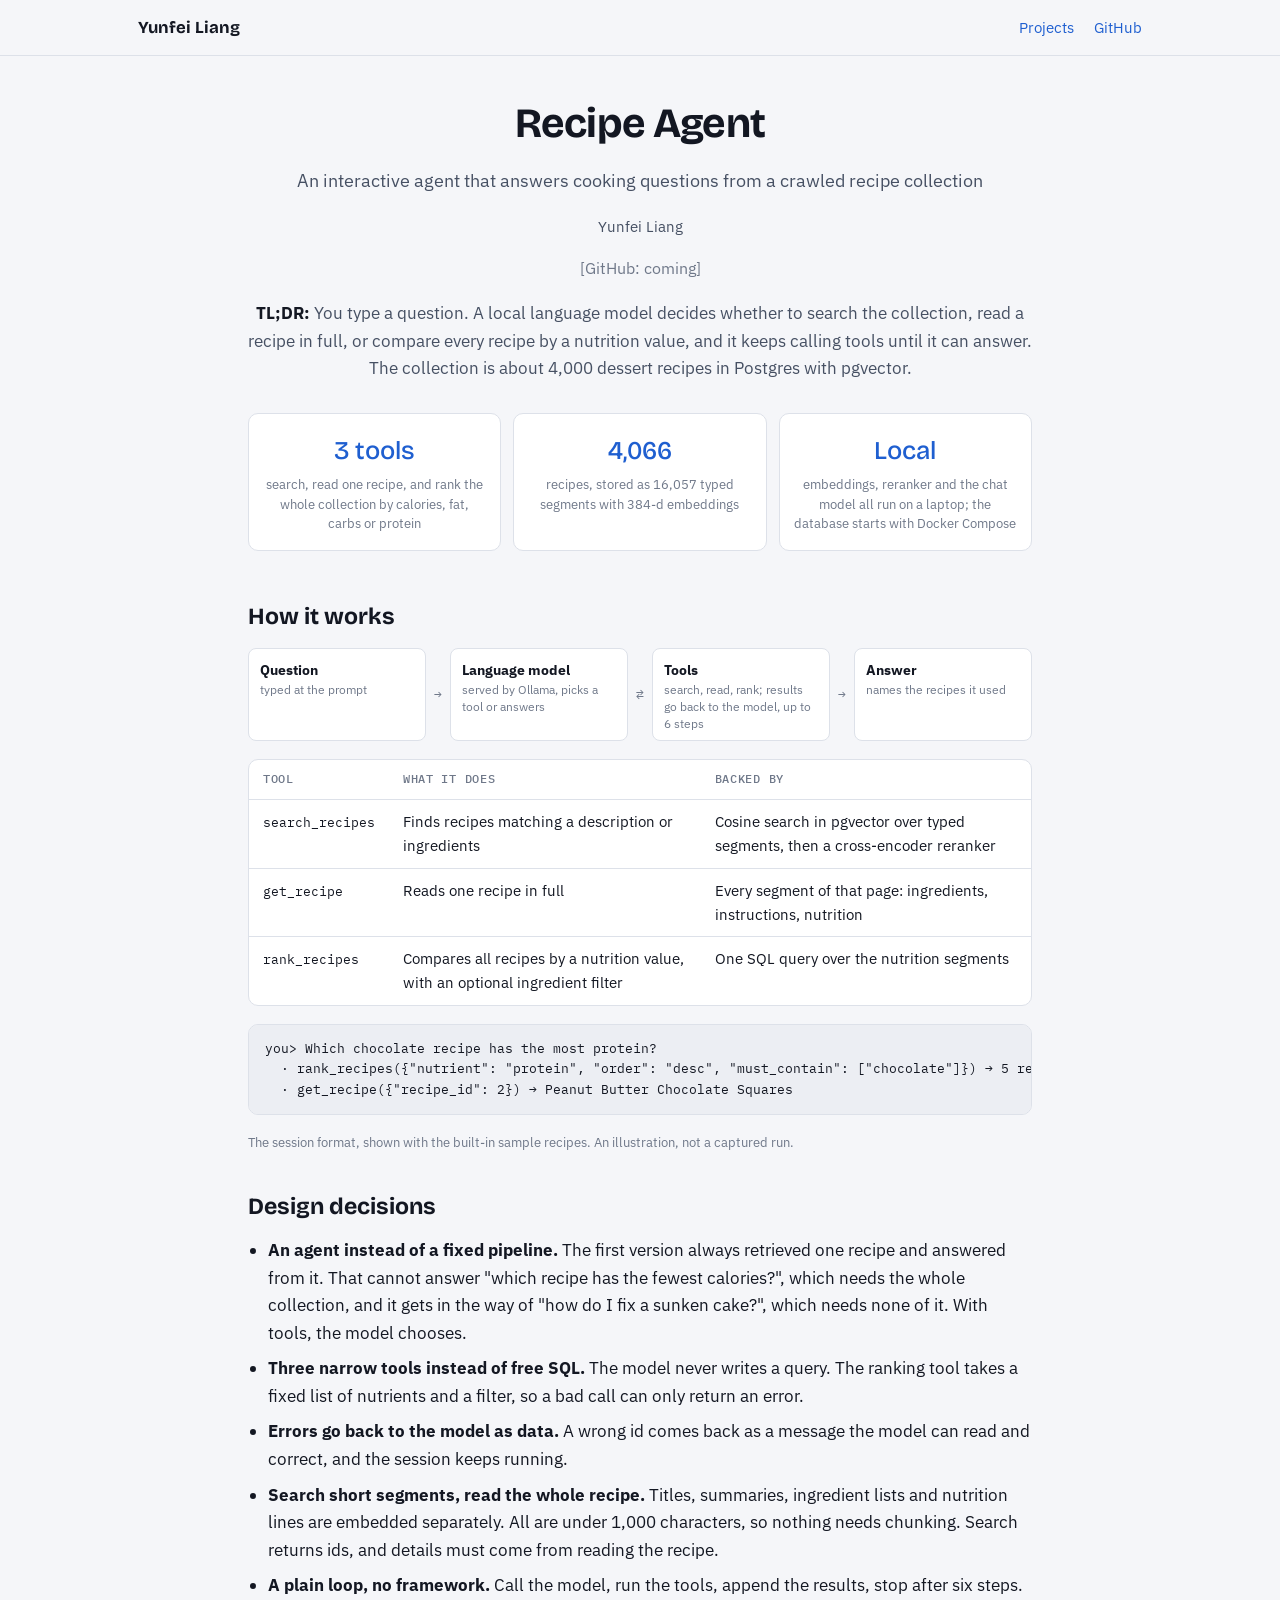
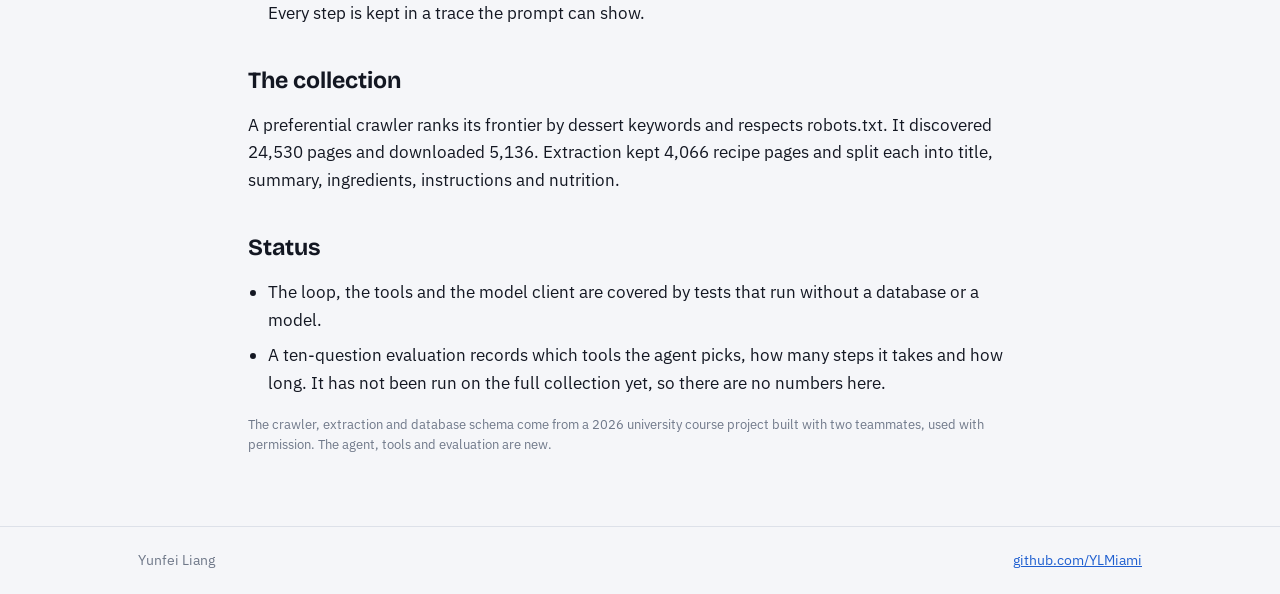
<file: recipe-assistant/index.html>
<!doctype html>
<html lang="en">
<head>
<meta charset="utf-8">
<meta name="viewport" content="width=device-width, initial-scale=1">
<title>Recipe Agent · Yunfei Liang</title>
<meta name="description" content="An interactive agent that answers cooking questions from a crawled recipe collection.">
<meta property="og:title" content="Recipe Agent · Yunfei Liang">
<meta property="og:description" content="An interactive agent that answers cooking questions from a crawled recipe collection.">
<link rel="preconnect" href="https://fonts.googleapis.com"><link rel="preconnect" href="https://fonts.gstatic.com" crossorigin><link rel="stylesheet" href="https://fonts.googleapis.com/css2?family=Bricolage+Grotesque:opsz,wght@12..96,500;12..96,700&family=IBM+Plex+Sans:wght@400;500;600&family=IBM+Plex+Mono:wght@400;500&display=swap">
<link rel="stylesheet" href="../assets/style.css">
</head>
<body>
<header class="top"><div class="wrap wide"><a class="brand" href="../">Yunfei Liang</a><nav><a href="../#projects">Projects</a><a href="https://github.com/YLMiami">GitHub</a></nav></div></header>
<main>
<div class="wrap center">
<h1>Recipe Agent</h1>
<p class="sub">An interactive agent that answers cooking questions from a crawled recipe collection</p>
<p class="byline">Yunfei Liang</p>
<div class="links"><span>[GitHub: coming]</span></div>
<p class="tldr"><b>TL;DR:</b> You type a question. A local language model decides whether to search the collection, read a recipe in full, or compare every recipe by a nutrition value, and it keeps calling tools until it can answer. The collection is about 4,000 dessert recipes in Postgres with pgvector.</p>
</div>
<div class="wrap"><div class="tiles">
  <div class="tile"><div class="big">3 tools</div><div class="cap">search, read one recipe, and rank the whole collection by calories, fat, carbs or protein</div></div>
  <div class="tile"><div class="big">4,066</div><div class="cap">recipes, stored as 16,057 typed segments with 384-d embeddings</div></div>
  <div class="tile"><div class="big">Local</div><div class="cap">embeddings, reranker and the chat model all run on a laptop; the database starts with Docker Compose</div></div>
</div></div>
<div class="wrap">
<h2>How it works</h2>
<div class="pipe">
  <div class="n"><b>Question</b><span>typed at the prompt</span></div><span class="ar">→</span>
  <div class="n"><b>Language model</b><span>served by Ollama, picks a tool or answers</span></div><span class="ar">⇄</span>
  <div class="n"><b>Tools</b><span>search, read, rank; results go back to the model, up to 6 steps</span></div><span class="ar">→</span>
  <div class="n"><b>Answer</b><span>names the recipes it used</span></div>
</div>
<div class="scroll"><table>
<thead><tr><th>Tool</th><th>What it does</th><th>Backed by</th></tr></thead>
<tbody>
<tr><td><code>search_recipes</code></td><td>Finds recipes matching a description or ingredients</td><td>Cosine search in pgvector over typed segments, then a cross-encoder reranker</td></tr>
<tr><td><code>get_recipe</code></td><td>Reads one recipe in full</td><td>Every segment of that page: ingredients, instructions, nutrition</td></tr>
<tr><td><code>rank_recipes</code></td><td>Compares all recipes by a nutrition value, with an optional ingredient filter</td><td>One SQL query over the nutrition segments</td></tr>
</tbody></table></div>
<div class="code"><pre>you> Which chocolate recipe has the most protein?
  · rank_recipes({"nutrient": "protein", "order": "desc", "must_contain": ["chocolate"]}) → 5 results
  · get_recipe({"recipe_id": 2}) → Peanut Butter Chocolate Squares</pre></div>
<p class="cap">The session format, shown with the built-in sample recipes. An illustration, not a captured run.</p>
<h2>Design decisions</h2>
<ul>
<li><b>An agent instead of a fixed pipeline.</b> The first version always retrieved one recipe and answered from it. That cannot answer "which recipe has the fewest calories?", which needs the whole collection, and it gets in the way of "how do I fix a sunken cake?", which needs none of it. With tools, the model chooses.</li>
<li><b>Three narrow tools instead of free SQL.</b> The model never writes a query. The ranking tool takes a fixed list of nutrients and a filter, so a bad call can only return an error.</li>
<li><b>Errors go back to the model as data.</b> A wrong id comes back as a message the model can read and correct, and the session keeps running.</li>
<li><b>Search short segments, read the whole recipe.</b> Titles, summaries, ingredient lists and nutrition lines are embedded separately. All are under 1,000 characters, so nothing needs chunking. Search returns ids, and details must come from reading the recipe.</li>
<li><b>A plain loop, no framework.</b> Call the model, run the tools, append the results, stop after six steps. Every step is kept in a trace the prompt can show.</li>
</ul>
<h2>The collection</h2>
<p>A preferential crawler ranks its frontier by dessert keywords and respects robots.txt. It discovered 24,530 pages and downloaded 5,136. Extraction kept 4,066 recipe pages and split each into title, summary, ingredients, instructions and nutrition.</p>
<h2>Status</h2>
<ul>
<li>The loop, the tools and the model client are covered by tests that run without a database or a model.</li>
<li>A ten-question evaluation records which tools the agent picks, how many steps it takes and how long. It has not been run on the full collection yet, so there are no numbers here.</li>
</ul>
<p class="cap">The crawler, extraction and database schema come from a 2026 university course project built with two teammates, used with permission. The agent, tools and evaluation are new.</p>
</div>
</main>
<footer><div class="wrap wide"><span>Yunfei Liang</span><a href="https://github.com/YLMiami">github.com/YLMiami</a></div></footer>
</body>
</html>
</file>
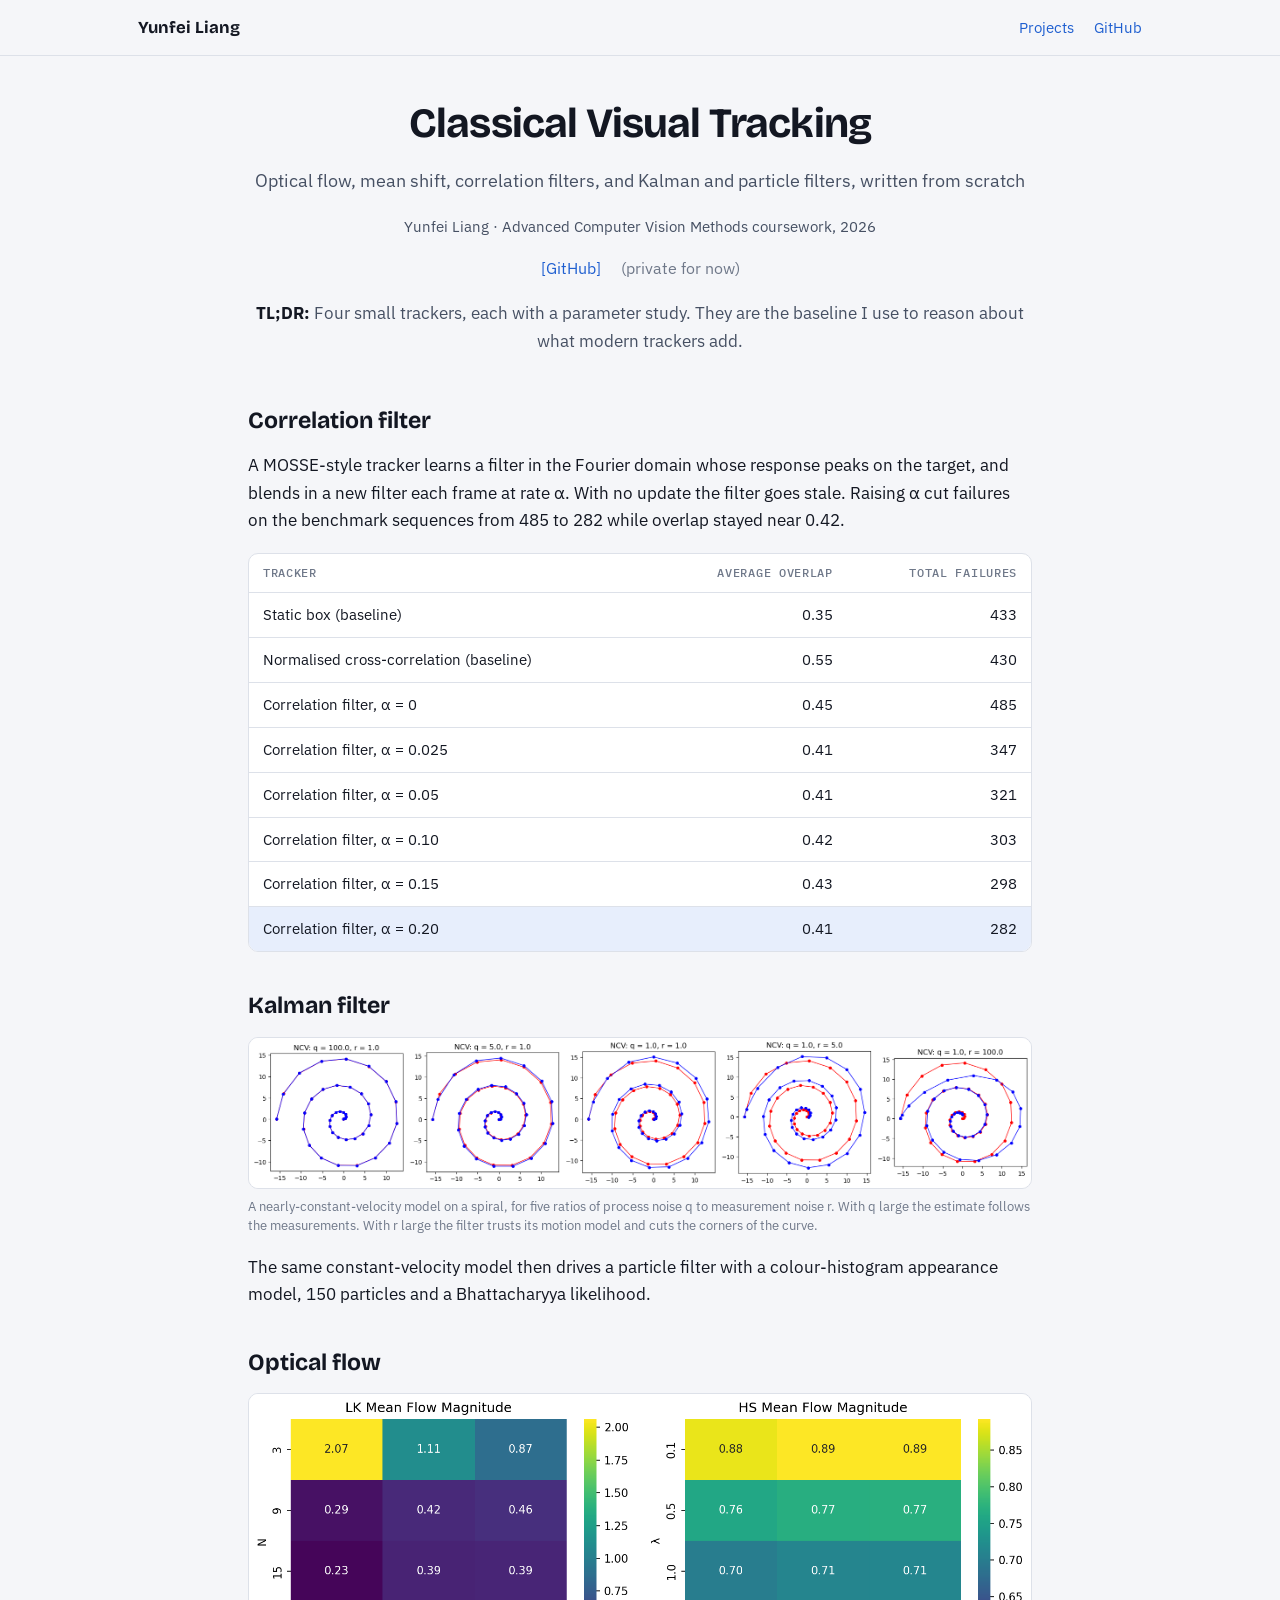
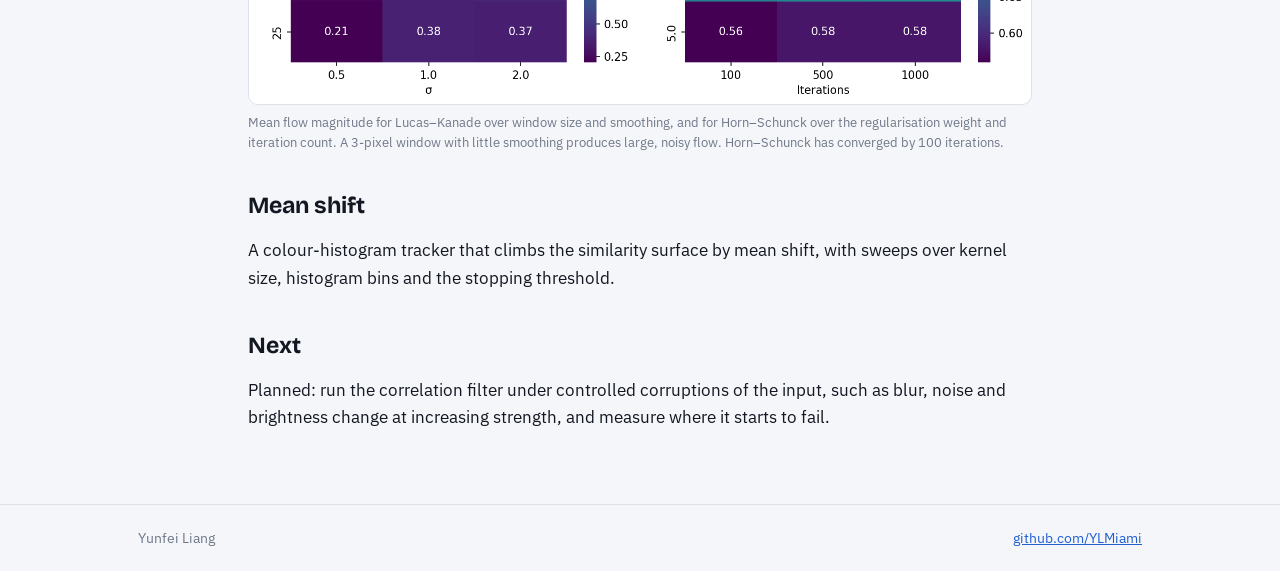
<file: tracking/index.html>
<!doctype html>
<html lang="en">
<head>
<meta charset="utf-8">
<meta name="viewport" content="width=device-width, initial-scale=1">
<title>Classical Visual Tracking · Yunfei Liang</title>
<meta name="description" content="Optical flow, mean shift, correlation filter, Kalman and particle filter trackers with parameter studies.">
<meta property="og:title" content="Classical Visual Tracking · Yunfei Liang">
<meta property="og:description" content="Optical flow, mean shift, correlation filter, Kalman and particle filter trackers with parameter studies.">
<link rel="preconnect" href="https://fonts.googleapis.com"><link rel="preconnect" href="https://fonts.gstatic.com" crossorigin><link rel="stylesheet" href="https://fonts.googleapis.com/css2?family=Bricolage+Grotesque:opsz,wght@12..96,500;12..96,700&family=IBM+Plex+Sans:wght@400;500;600&family=IBM+Plex+Mono:wght@400;500&display=swap">
<link rel="stylesheet" href="../assets/style.css">
</head>
<body>
<header class="top"><div class="wrap wide"><a class="brand" href="../">Yunfei Liang</a><nav><a href="../#projects">Projects</a><a href="https://github.com/YLMiami">GitHub</a></nav></div></header>
<main>
<div class="wrap center">
<h1>Classical Visual Tracking</h1>
<p class="sub">Optical flow, mean shift, correlation filters, and Kalman and particle filters, written from scratch</p>
<p class="byline">Yunfei Liang · Advanced Computer Vision Methods coursework, 2026</p>
<div class="links"><a href="https://github.com/YLMiami/Computer-Vision-Trackers-ACVM-">[GitHub]</a><span>(private for now)</span></div>
<p class="tldr"><b>TL;DR:</b> Four small trackers, each with a parameter study. They are the baseline I use to reason about what modern trackers add.</p>
</div>
<div class="wrap">
<h2>Correlation filter</h2>
<p>A MOSSE-style tracker learns a filter in the Fourier domain whose response peaks on the target, and blends in a new filter each frame at rate α. With no update the filter goes stale. Raising α cut failures on the benchmark sequences from 485 to 282 while overlap stayed near 0.42.</p>
<div class="scroll"><table>
<thead><tr><th>Tracker</th><th class="num">Average overlap</th><th class="num">Total failures</th></tr></thead>
<tbody>
<tr><td>Static box (baseline)</td><td class="num">0.35</td><td class="num">433</td></tr>
<tr><td>Normalised cross-correlation (baseline)</td><td class="num">0.55</td><td class="num">430</td></tr>
<tr><td>Correlation filter, α = 0</td><td class="num">0.45</td><td class="num">485</td></tr>
<tr><td>Correlation filter, α = 0.025</td><td class="num">0.41</td><td class="num">347</td></tr>
<tr><td>Correlation filter, α = 0.05</td><td class="num">0.41</td><td class="num">321</td></tr>
<tr><td>Correlation filter, α = 0.10</td><td class="num">0.42</td><td class="num">303</td></tr>
<tr><td>Correlation filter, α = 0.15</td><td class="num">0.43</td><td class="num">298</td></tr>
<tr class="hl"><td>Correlation filter, α = 0.20</td><td class="num">0.41</td><td class="num">282</td></tr>
</tbody></table></div>
<h2>Kalman filter</h2>
<figure><img src="img/kalman_ncv_spiral.png" alt="Kalman filter estimates on a spiral trajectory for five noise settings" width="1790" height="343"><figcaption class="cap">A nearly-constant-velocity model on a spiral, for five ratios of process noise q to measurement noise r. With q large the estimate follows the measurements. With r large the filter trusts its motion model and cuts the corners of the curve.</figcaption></figure>
<p>The same constant-velocity model then drives a particle filter with a colour-histogram appearance model, 150 particles and a Bhattacharyya likelihood.</p>
<h2>Optical flow</h2>
<figure><img src="img/optical_flow_param_heatmaps.png" alt="Mean flow magnitude across parameters for Lucas-Kanade and Horn-Schunck" width="1465" height="581"><figcaption class="cap">Mean flow magnitude for Lucas–Kanade over window size and smoothing, and for Horn–Schunck over the regularisation weight and iteration count. A 3-pixel window with little smoothing produces large, noisy flow. Horn–Schunck has converged by 100 iterations.</figcaption></figure>
<h2>Mean shift</h2>
<p>A colour-histogram tracker that climbs the similarity surface by mean shift, with sweeps over kernel size, histogram bins and the stopping threshold.</p>
<h2>Next</h2>
<p>Planned: run the correlation filter under controlled corruptions of the input, such as blur, noise and brightness change at increasing strength, and measure where it starts to fail.</p>
</div>
</main>
<footer><div class="wrap wide"><span>Yunfei Liang</span><a href="https://github.com/YLMiami">github.com/YLMiami</a></div></footer>
</body>
</html>
</file>
<file: assets/style.css>
:root{
  --bg:#f5f6f9; --surface:#ffffff; --sunk:#eceef3;
  --ink:#131722; --ink-2:#465063; --ink-3:#6f7889; --line:#dde1e9;
  --accent:#1f5fd0; --accent-soft:#e7eefc; --warn:#8a4b00; --warn-soft:#fcefd8;
  --bar:#2a78d6; --bar-muted:#b6bfce;
  --display:"Bricolage Grotesque","Avenir Next","Segoe UI",system-ui,sans-serif;
  --body:"IBM Plex Sans","Segoe UI",system-ui,-apple-system,sans-serif;
  --mono:"IBM Plex Mono",ui-monospace,"SF Mono",Menlo,Consolas,monospace;
}
@media (prefers-color-scheme: dark){
  :root{
    --bg:#0f1218; --surface:#171b24; --sunk:#1e232e;
    --ink:#eceef3; --ink-2:#b6bdcb; --ink-3:#8a93a5; --line:#2b3140;
    --accent:#7aa7f7; --accent-soft:#1b2842; --warn:#f0b86a; --warn-soft:#33270f;
    --bar:#3987e5; --bar-muted:#4a5366; color-scheme:dark;
  }
}
*{box-sizing:border-box}
html{-webkit-text-size-adjust:100%}
body{margin:0;background:var(--bg);color:var(--ink);font-family:var(--body);font-size:17px;line-height:1.62}
img{max-width:100%;height:auto;display:block}
a{color:var(--accent)}
a:focus-visible,input:focus-visible{outline:2px solid var(--accent);outline-offset:2px}
code,.mono{font-family:var(--mono);font-size:.86em}
.wrap{max-width:820px;margin-inline:auto;padding-inline:max(18px,env(safe-area-inset-left,0px)) max(18px,env(safe-area-inset-right,0px))}
.wrap.wide{max-width:1040px}
.top{border-bottom:1px solid var(--line)}
.top .wrap{display:flex;flex-wrap:wrap;justify-content:space-between;align-items:center;gap:8px 20px;padding-block:14px}
.top a{text-decoration:none}
.brand{font-family:var(--display);font-weight:700;font-size:1.05rem;color:var(--ink)}
.top nav{display:flex;gap:20px;font-size:.95rem}
main{padding-block:44px 72px;display:flex;flex-direction:column;gap:30px}
main>.wrap{display:flex;flex-direction:column;gap:18px;width:100%}
h1,h2,h3{font-family:var(--display);line-height:1.15;margin:0;text-wrap:balance}
h1{font-size:clamp(1.8rem,4.6vw,2.6rem);font-weight:700;letter-spacing:-.02em}
h2{font-size:1.45rem;font-weight:700;margin-top:22px}
h3{font-size:1.08rem;font-weight:700}
p{margin:0}
ul{margin:0;padding-left:1.15em;display:flex;flex-direction:column;gap:8px}
.center{text-align:center}
.sub{font-size:1.14rem;color:var(--ink-2)}
.byline{color:var(--ink-2);font-size:.96rem}
.links{display:flex;flex-wrap:wrap;justify-content:center;gap:8px 20px;font-size:1rem}
.links a{text-decoration:none}.links a:hover{text-decoration:underline}
.links span{color:var(--ink-3)}
.tldr{color:var(--ink-2)}.tldr b{color:var(--ink)}
.eyebrow{font-family:var(--mono);font-size:.74rem;letter-spacing:.08em;text-transform:uppercase;color:var(--ink-3)}
.scale{height:6px;border-radius:3px;background:linear-gradient(90deg,#1b0c41,#6a176e,#bb3754,#f37819,#f6d746);width:200px;max-width:100%}
.tiles{display:grid;grid-template-columns:repeat(auto-fit,minmax(190px,1fr));gap:12px}
.tile{border:1px solid var(--line);border-radius:10px;padding:16px 14px;text-align:center;background:var(--surface)}
.tile .big{font-family:var(--display);font-size:1.6rem;font-weight:500;color:var(--accent);font-variant-numeric:tabular-nums}
.tile .cap{margin-top:4px}
.cap{font-size:.84rem;color:var(--ink-3);line-height:1.45}
figure{margin:0;display:flex;flex-direction:column;gap:8px}
figure img{border:1px solid var(--line);border-radius:10px;background:#ffffff;width:100%}
.note{background:var(--warn-soft);border-radius:8px;padding:12px 16px;font-size:.94rem}
.note b{color:var(--warn)}
.scroll{overflow-x:auto;border:1px solid var(--line);border-radius:10px;background:var(--surface)}
table{border-collapse:collapse;width:100%;font-size:.92rem}
th,td{text-align:left;padding:10px 14px;border-bottom:1px solid var(--line);vertical-align:top}
th{font-family:var(--mono);font-size:.72rem;letter-spacing:.06em;text-transform:uppercase;color:var(--ink-3);font-weight:500}
tr:last-child td{border-bottom:0}
td.num,th.num{text-align:right;font-variant-numeric:tabular-nums;white-space:nowrap}
tr.hl td{background:var(--accent-soft)}
.pipe{display:flex;flex-wrap:wrap;align-items:stretch;justify-content:center;gap:8px;font-size:.84rem}
.pipe .n{border:1px solid var(--line);border-radius:8px;padding:9px 11px;background:var(--surface);flex:1 1 120px;max-width:190px}
.pipe .n b{display:block;font-size:.9rem}
.pipe .n span{color:var(--ink-3);font-size:.78rem;line-height:1.35;display:block}
.pipe .ar{align-self:center;color:var(--ink-3);font-family:var(--mono)}
.chart{display:flex;flex-direction:column;gap:4px;background:var(--surface);border:1px solid var(--line);border-radius:10px;padding:16px}
.chart .ct{font-weight:600;font-size:.95rem}
.chart .cs{font-size:.8rem;color:var(--ink-3);margin-bottom:8px}
.row,.axis{display:grid;grid-template-columns:170px 1fr 54px;align-items:center;gap:10px;font-size:.84rem}
.row{padding:4px 0}
.row .lab{color:var(--ink-2)}
.row .val{text-align:right;font-variant-numeric:tabular-nums}
.track{position:relative;height:14px}
.track .rule{position:absolute;left:0;right:0;top:50%;height:1px;background:var(--line)}
.track .dot{position:absolute;top:50%;width:12px;height:12px;margin:-6px 0 0 -6px;border-radius:50%;background:var(--bar-muted);box-shadow:0 0 0 2px var(--surface)}
.track .dot.on{background:var(--bar)}
.axis{font-family:var(--mono);font-size:.68rem;color:var(--ink-3)}
.axis div:nth-child(2){display:flex;justify-content:space-between}
.ba{position:relative;border-radius:10px;overflow:hidden;border:1px solid var(--line);aspect-ratio:2/1}
.ba img{position:absolute;inset:0;width:100%;height:100%;object-fit:cover;border:0;border-radius:0}
.ba .after{position:absolute;inset:0;clip-path:inset(0 0 0 var(--pos,50%))}
.ba .bar{position:absolute;top:0;bottom:0;left:var(--pos,50%);width:2px;margin-left:-1px;background:#ffffff}
.ba .tag{position:absolute;top:10px;font-family:var(--mono);font-size:.72rem;padding:3px 9px;border-radius:99px;background:rgba(16,20,28,.72);color:#ffffff}
.ba .tag.l{left:10px}.ba .tag.r{right:10px}
.range{width:100%;accent-color:var(--accent);margin:0}
.code{background:var(--sunk);border:1px solid var(--line);border-radius:10px;overflow-x:auto}
.code pre{margin:0;padding:14px 16px;font-family:var(--mono);font-size:.82rem;line-height:1.55}
/* home */
.intro{display:flex;flex-direction:column;gap:14px;padding-block:18px 6px}
.plist{display:flex;flex-direction:column;border-top:1px solid var(--line)}
.proj{display:grid;grid-template-columns:1fr 190px;gap:8px 28px;padding:22px 0;border-bottom:1px solid var(--line);text-decoration:none;color:inherit;align-items:start}
.proj>*{min-width:0}
.proj h3{font-size:1.2rem;color:var(--ink)}
.proj:hover h3{color:var(--accent)}
.proj p{color:var(--ink-2);font-size:.98rem;margin-top:6px}
.proj .tags{display:flex;flex-wrap:wrap;gap:6px;margin-top:10px}
.tag2{font-family:var(--mono);font-size:.7rem;padding:2px 8px;border-radius:99px;background:var(--sunk);color:var(--ink-3)}
.proj .fact{text-align:right}
.proj .fact b{display:block;font-family:var(--display);font-weight:500;font-size:1.45rem;color:var(--accent);font-variant-numeric:tabular-nums;line-height:1.2}
.proj .fact span{font-size:.8rem;color:var(--ink-3);line-height:1.35;display:block;margin-top:4px}
footer{border-top:1px solid var(--line);color:var(--ink-3);font-size:.86rem}
footer .wrap{padding-block:22px;display:flex;flex-wrap:wrap;gap:8px 20px;justify-content:space-between}
@media (max-width:620px){
  body{font-size:16px}
  .proj{grid-template-columns:1fr}.proj .fact{text-align:left}
  .row,.axis{grid-template-columns:112px 1fr 48px}
}
</file>
